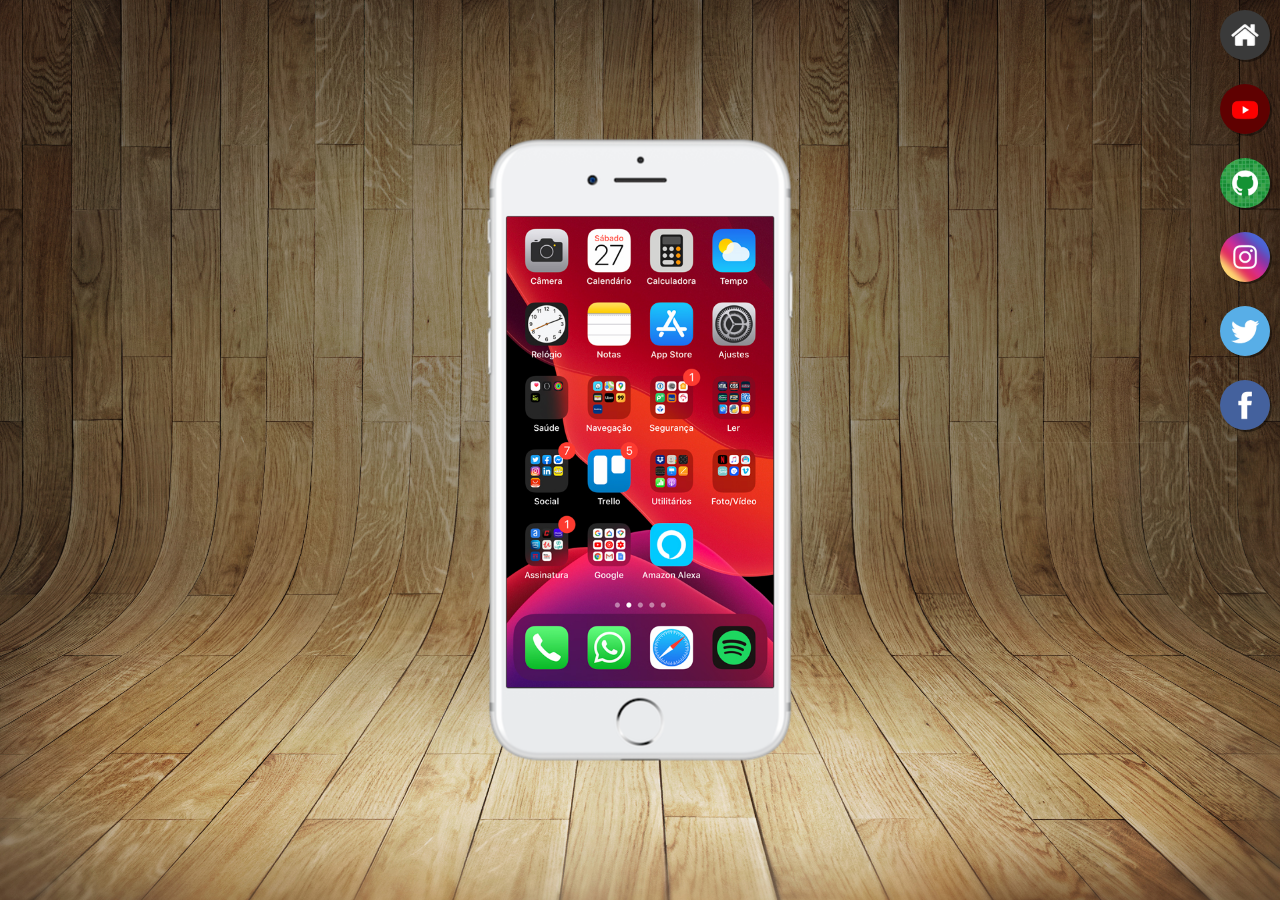
<file: index.html>
<!DOCTYPE html>
<html lang="pt-br">

<head>
    <meta charset="UTF-8">
    <meta name="viewport" content="width=device-width, initial-scale=1.0">
    <title>Projeto Redes Sociais</title>
    <link rel="shortcut icon" href="favicon.ico" type="image/x-icon">
    <link rel="stylesheet" href="estilos/style.css">
</head>

<body>
    <main>
        <section id="telefone">
            <iframe src="home.html" name="tela" id="tela" frameborder="0">
                seu navegador não é compativel
            </iframe>
        </section>

        <section id="redes-sociais">
            <a href="home.html" target="tela"><img src="imagens/logo-home.jpg" alt="home"></a><br>
            <a href="youtube.html" target="tela"><img src="imagens/logo-youtube.jpg" alt="YouTube"></a><br>
            <a href="github.html" target="tela"><img src="imagens/logo-github.jpg" alt="Github"></a><br>
            <a href="instagram.html" target="tela"><img src="imagens/logo-instagram.jpg" alt="Instagram"></a><br>
            <a href="twitter.html" target="tela"><img src="imagens/logo-twitter.jpg" alt="Twitter"></a><br>
            <a href="facebook.html" target="tela"><img src="imagens/logo-facebook.jpg" alt="Facebook"></a>
        </section>
    </main>

</body>

</html>
</file>
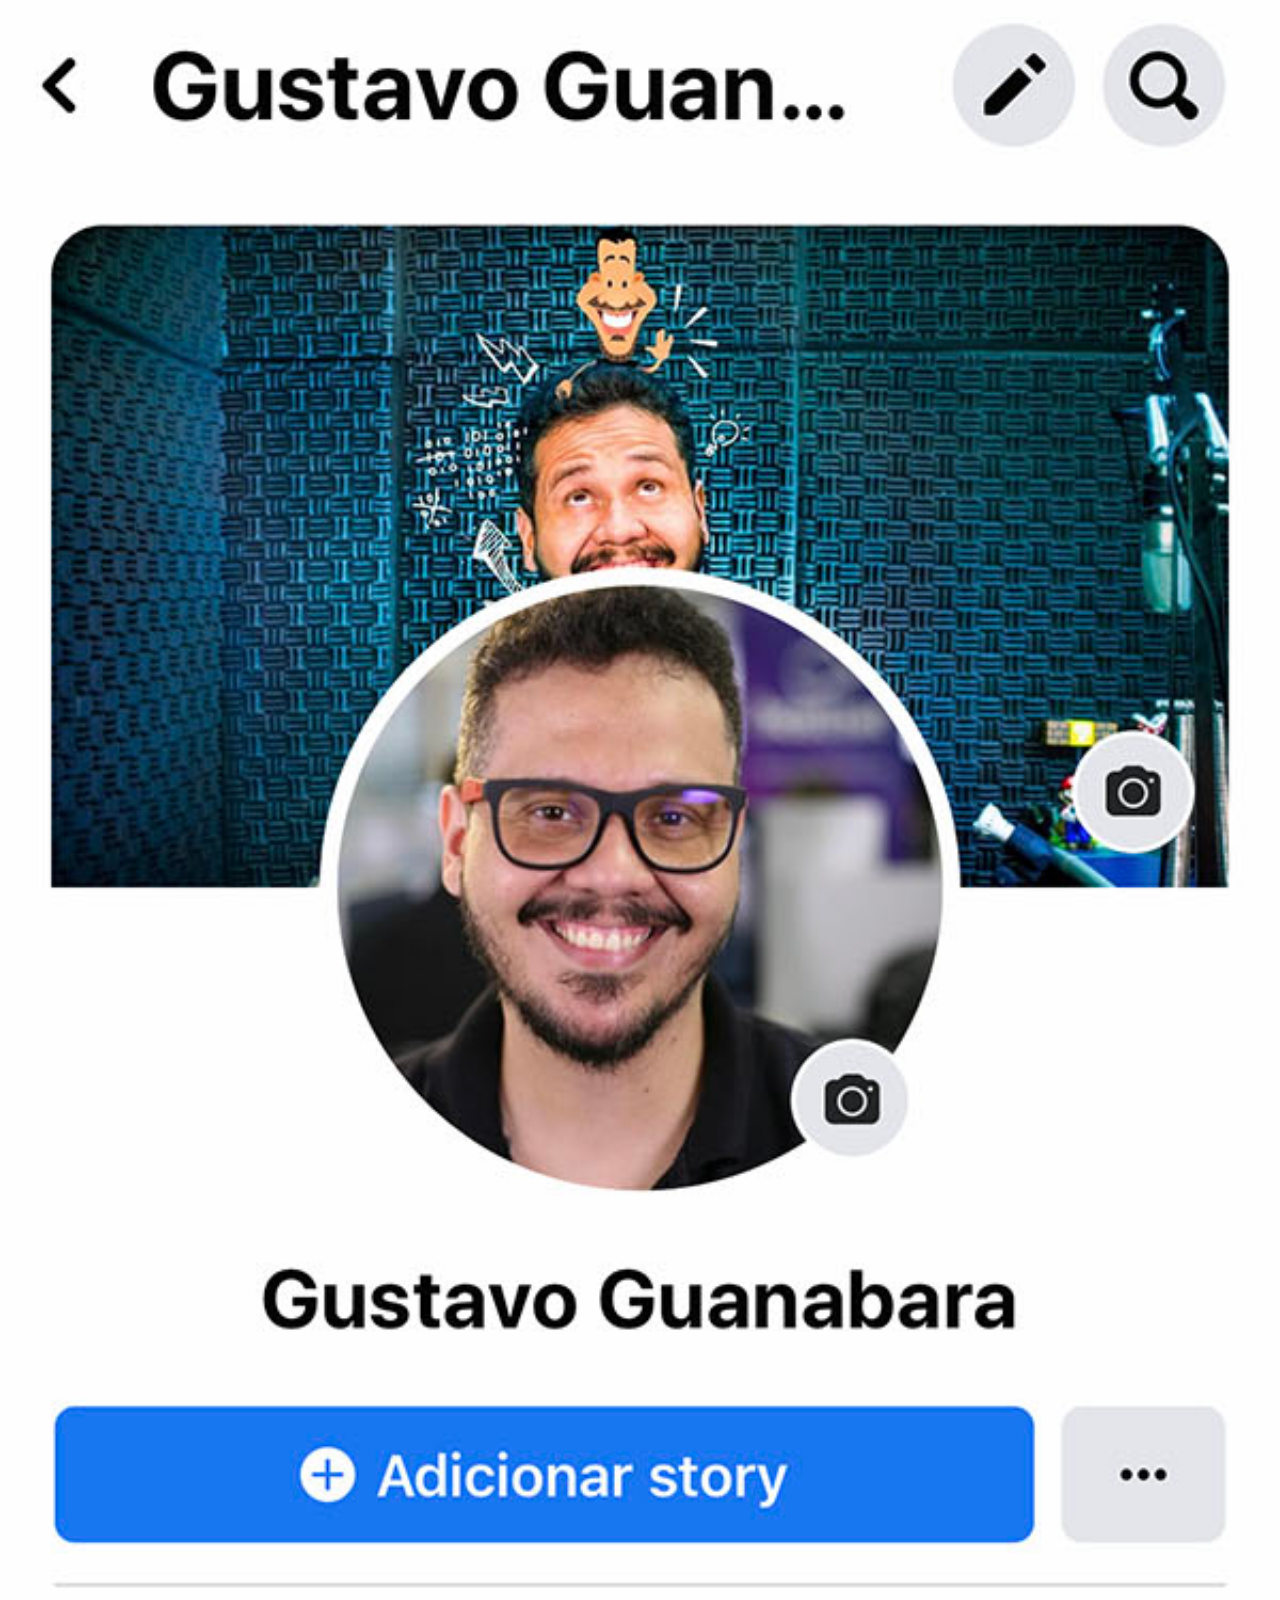
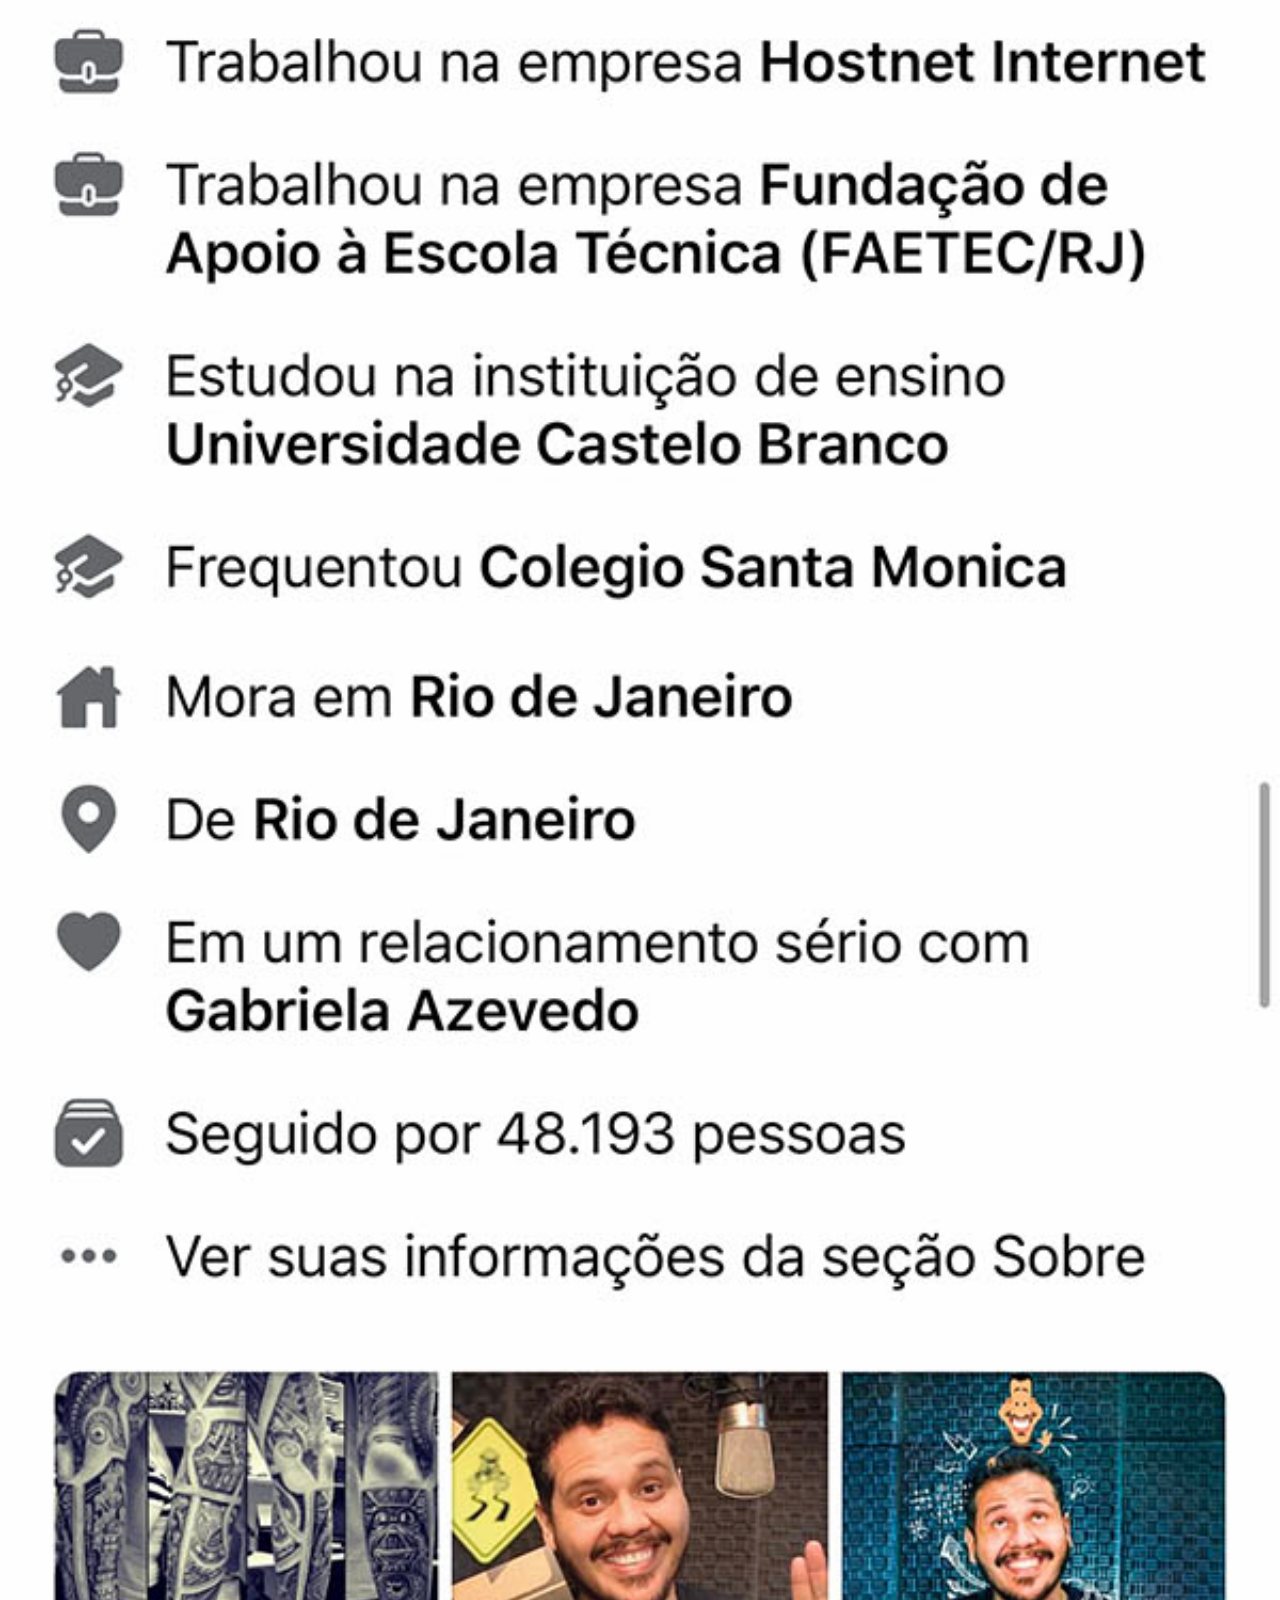
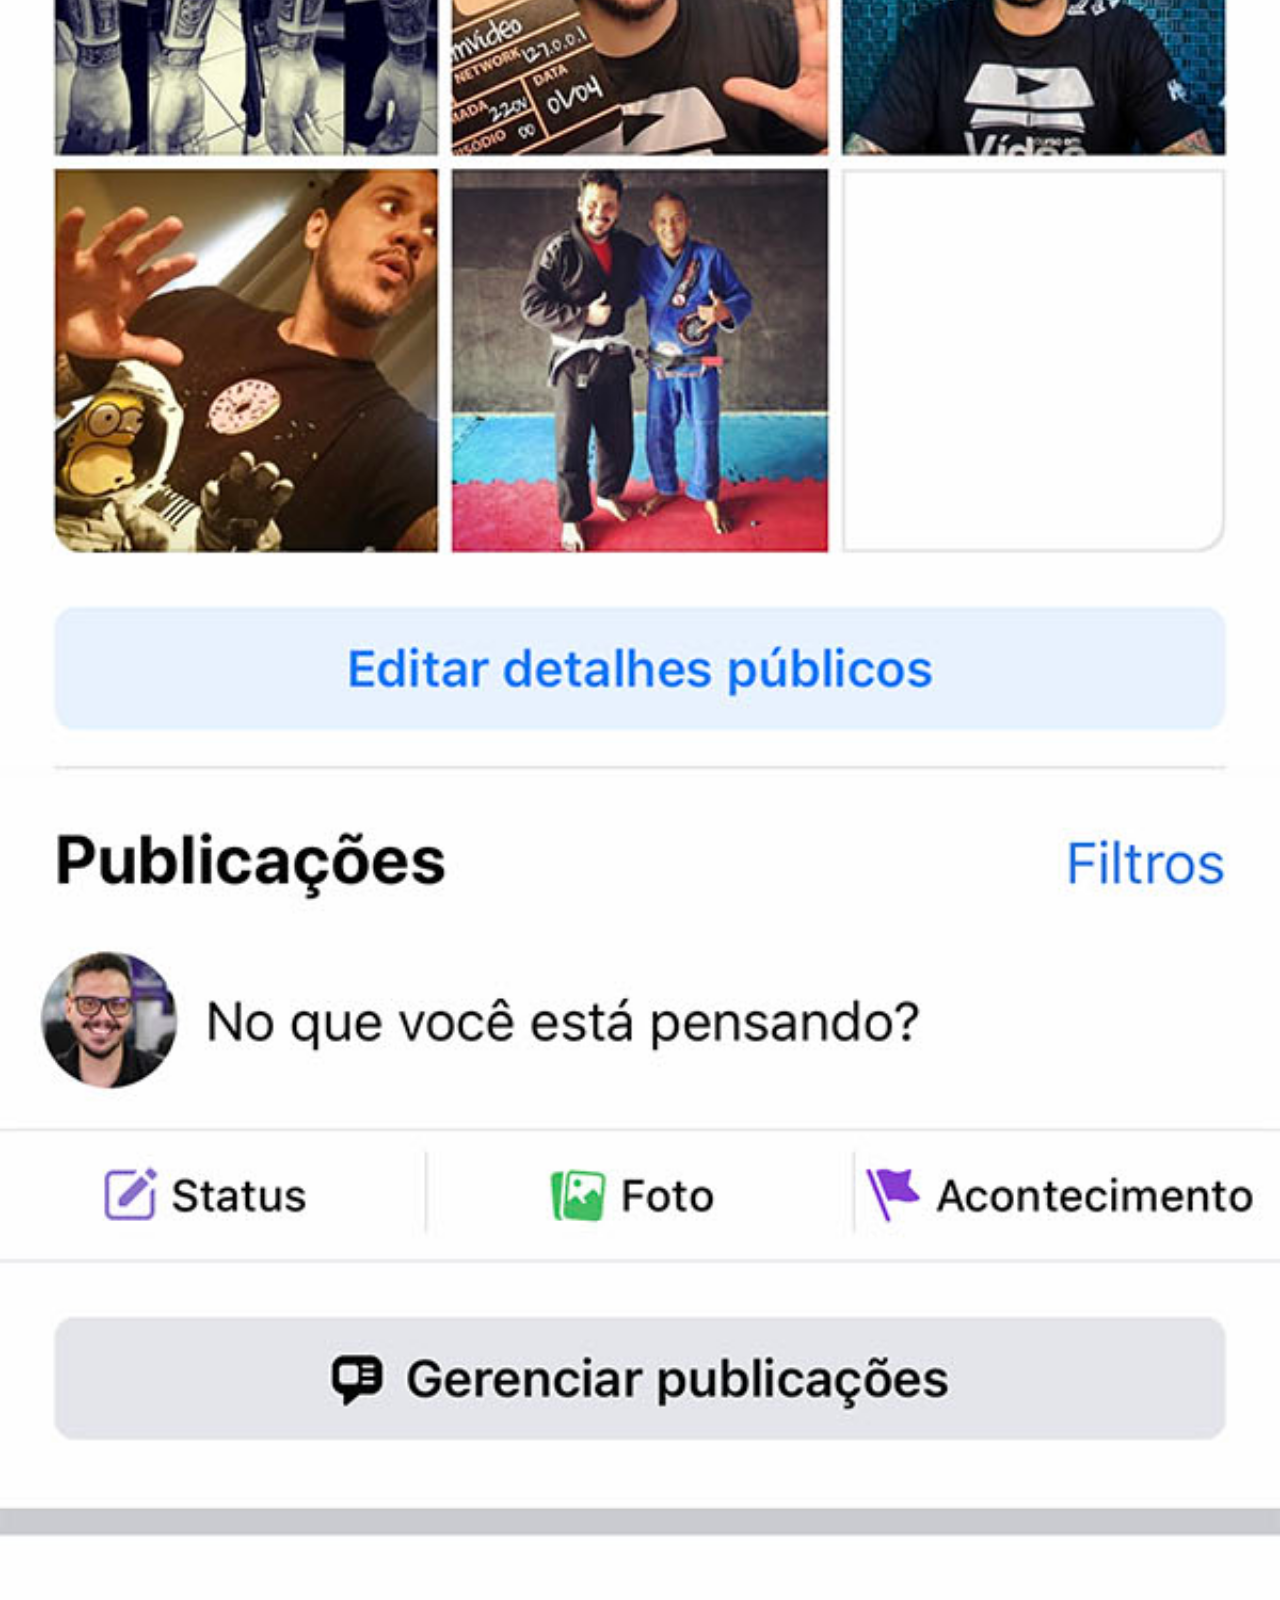
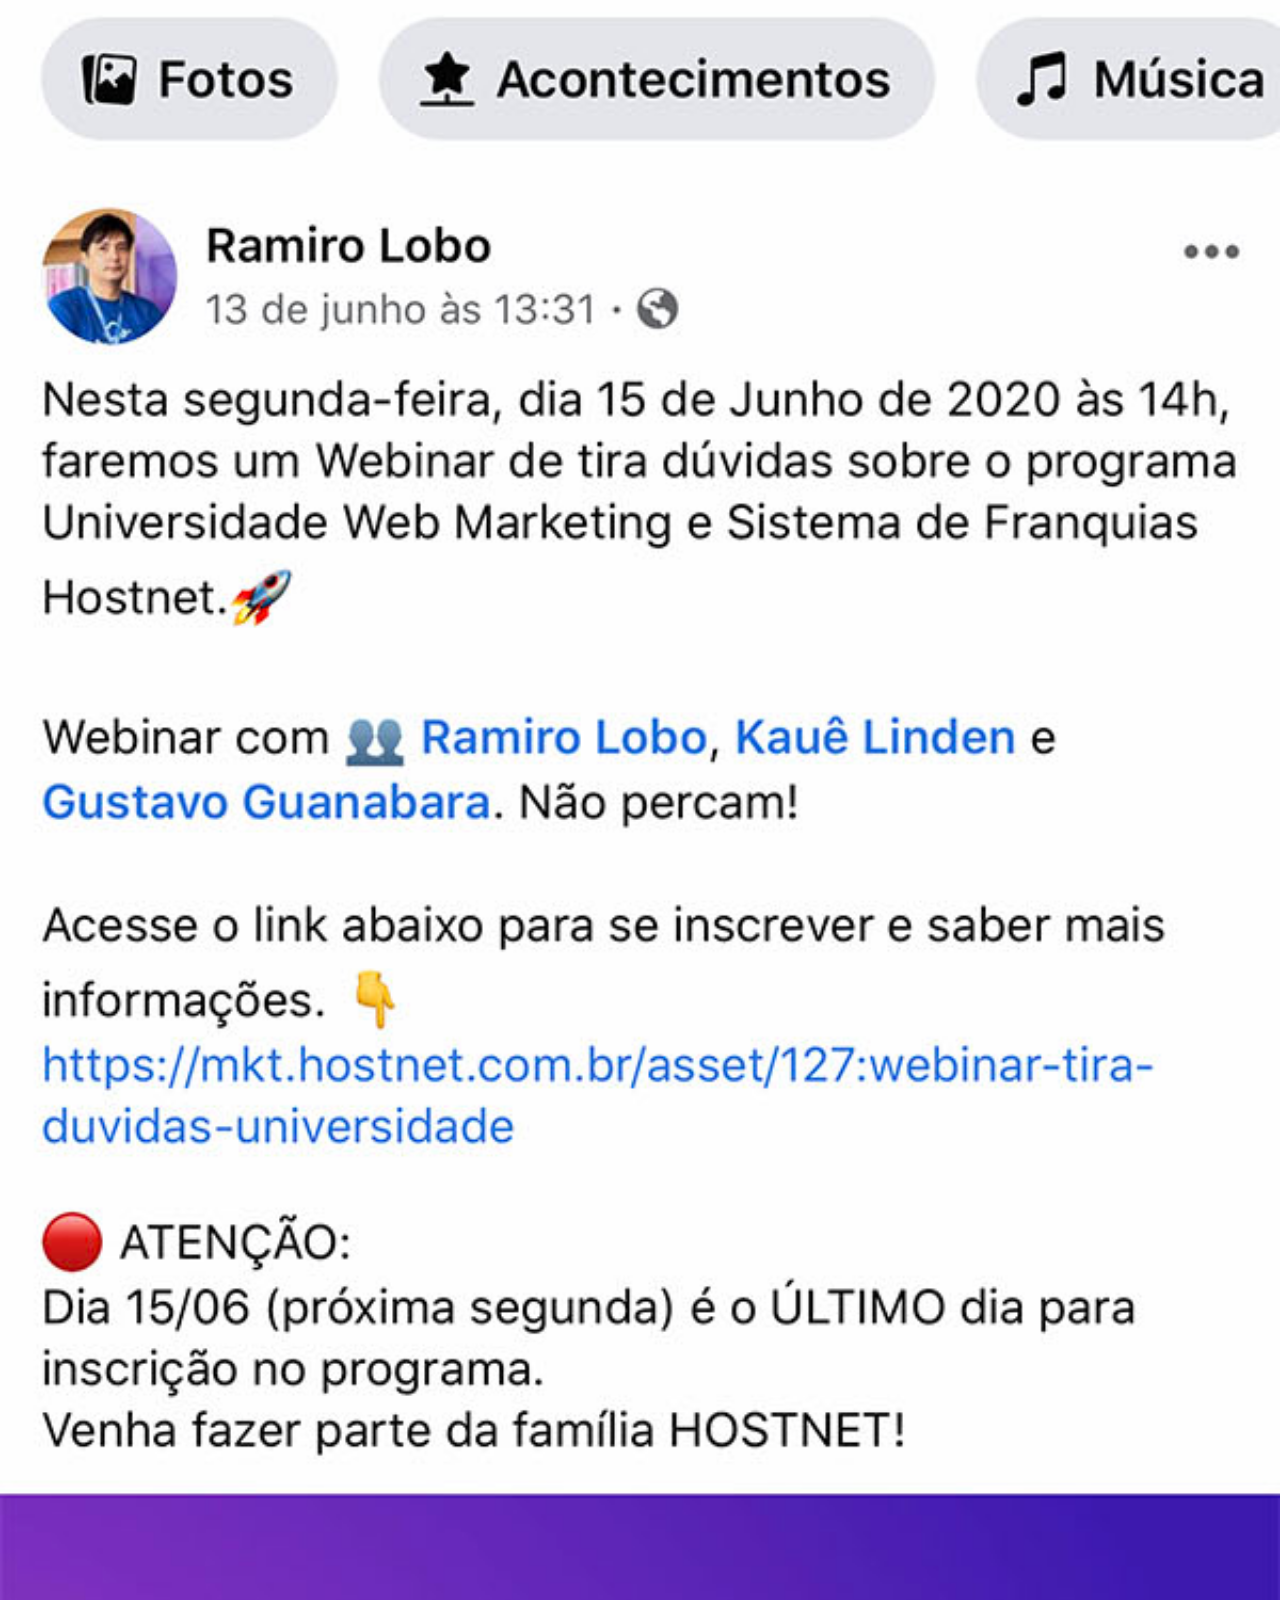
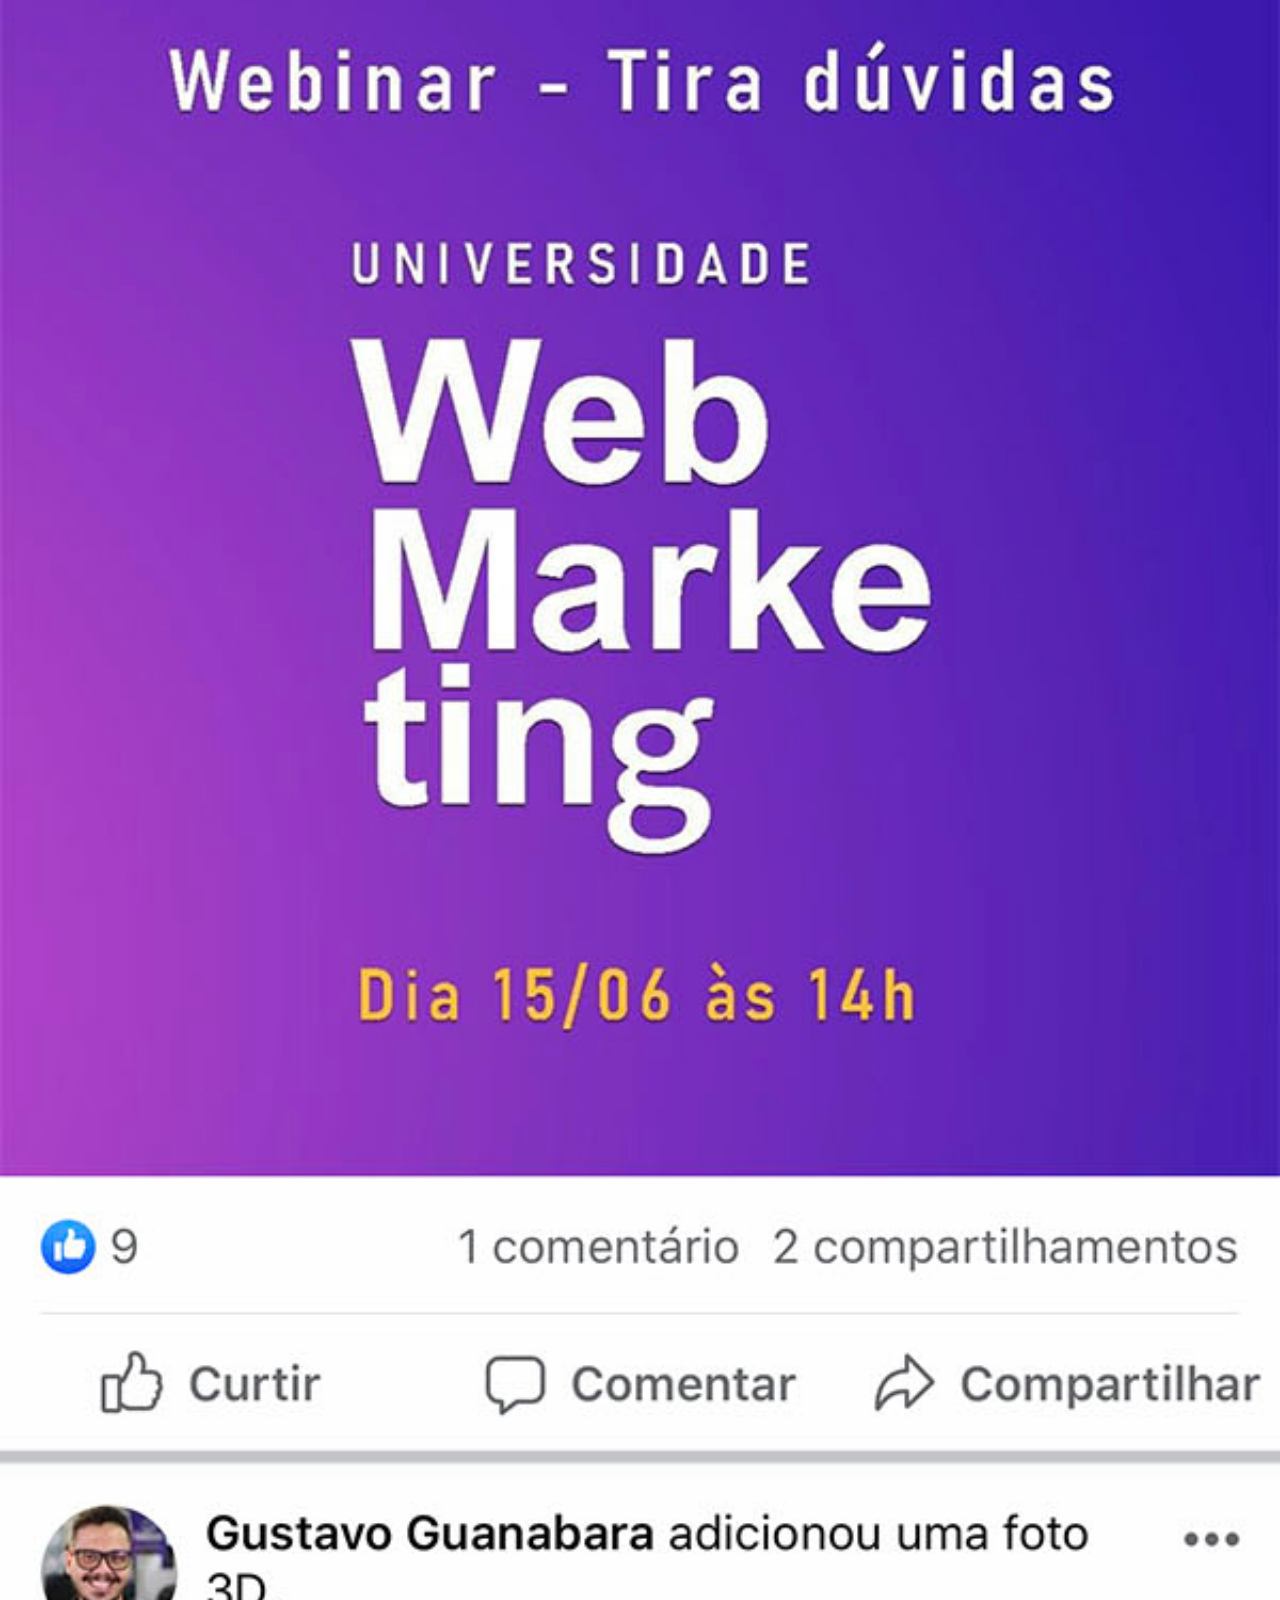
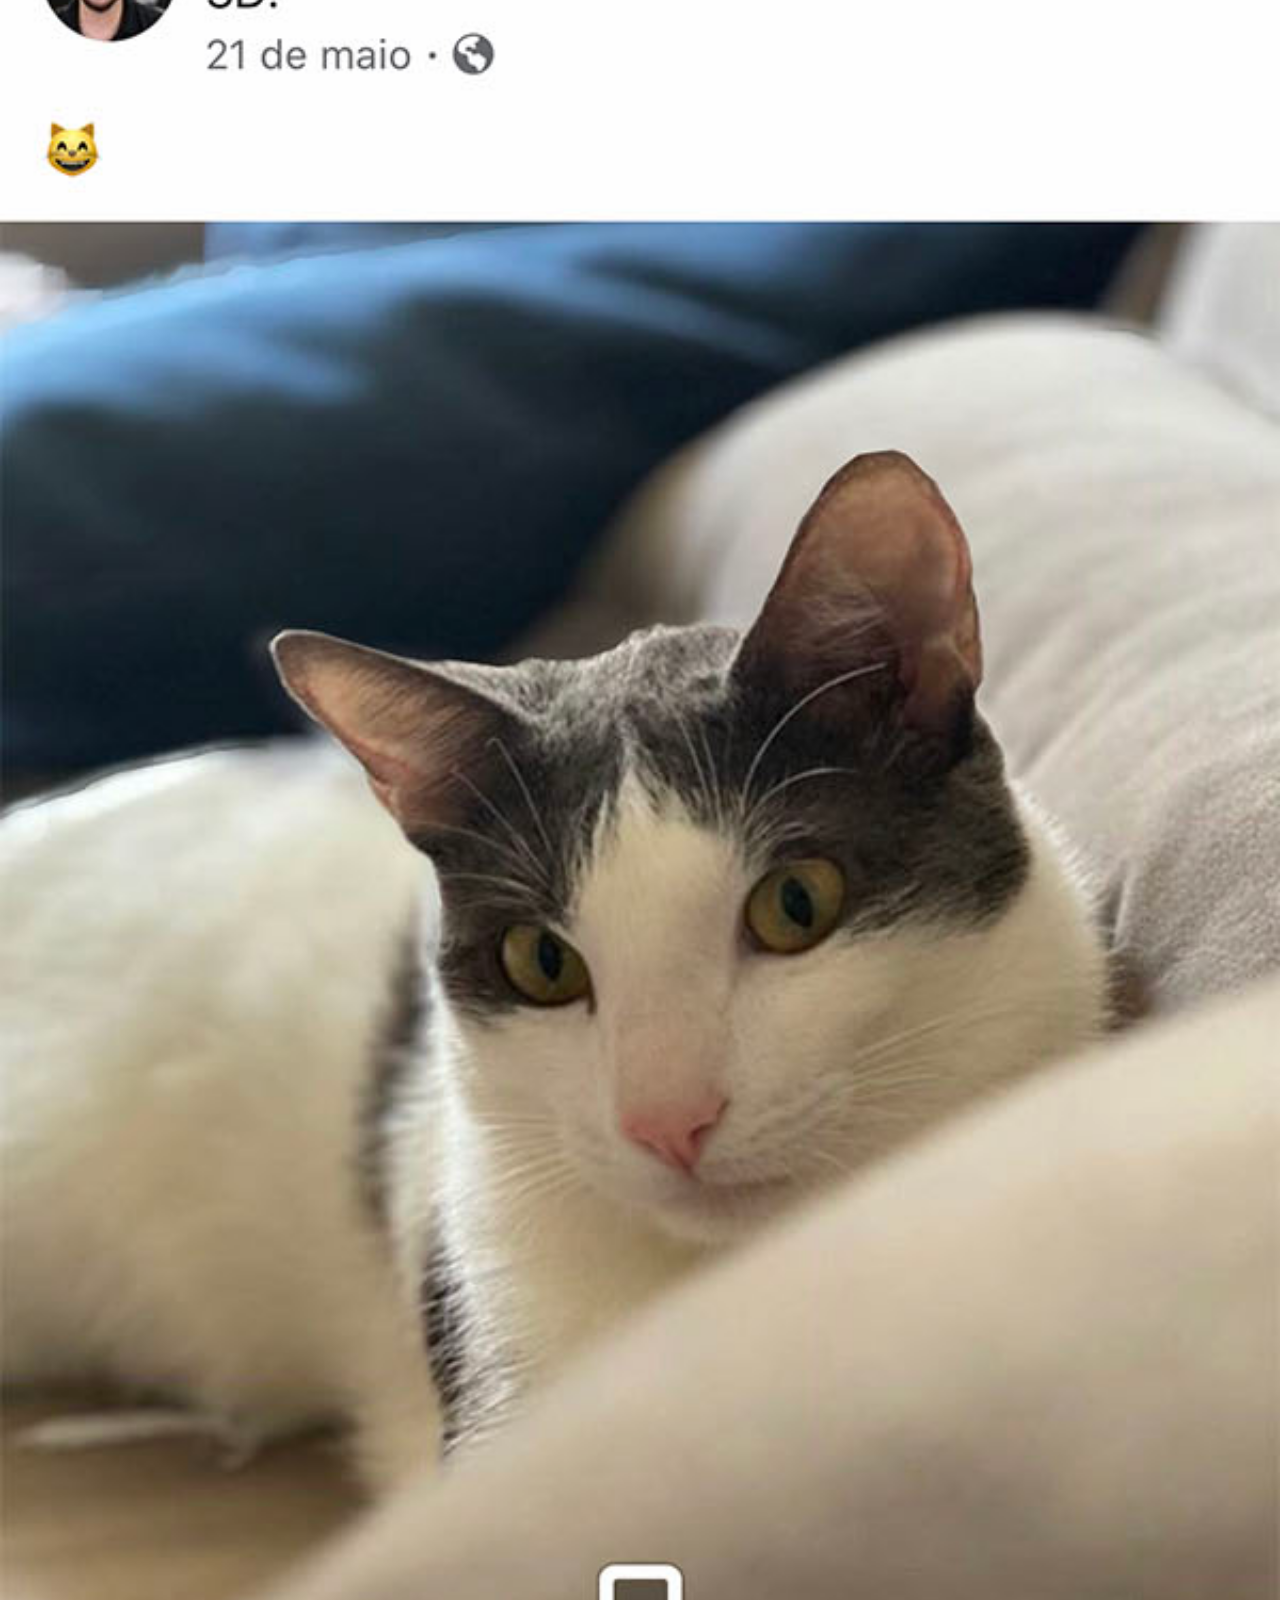
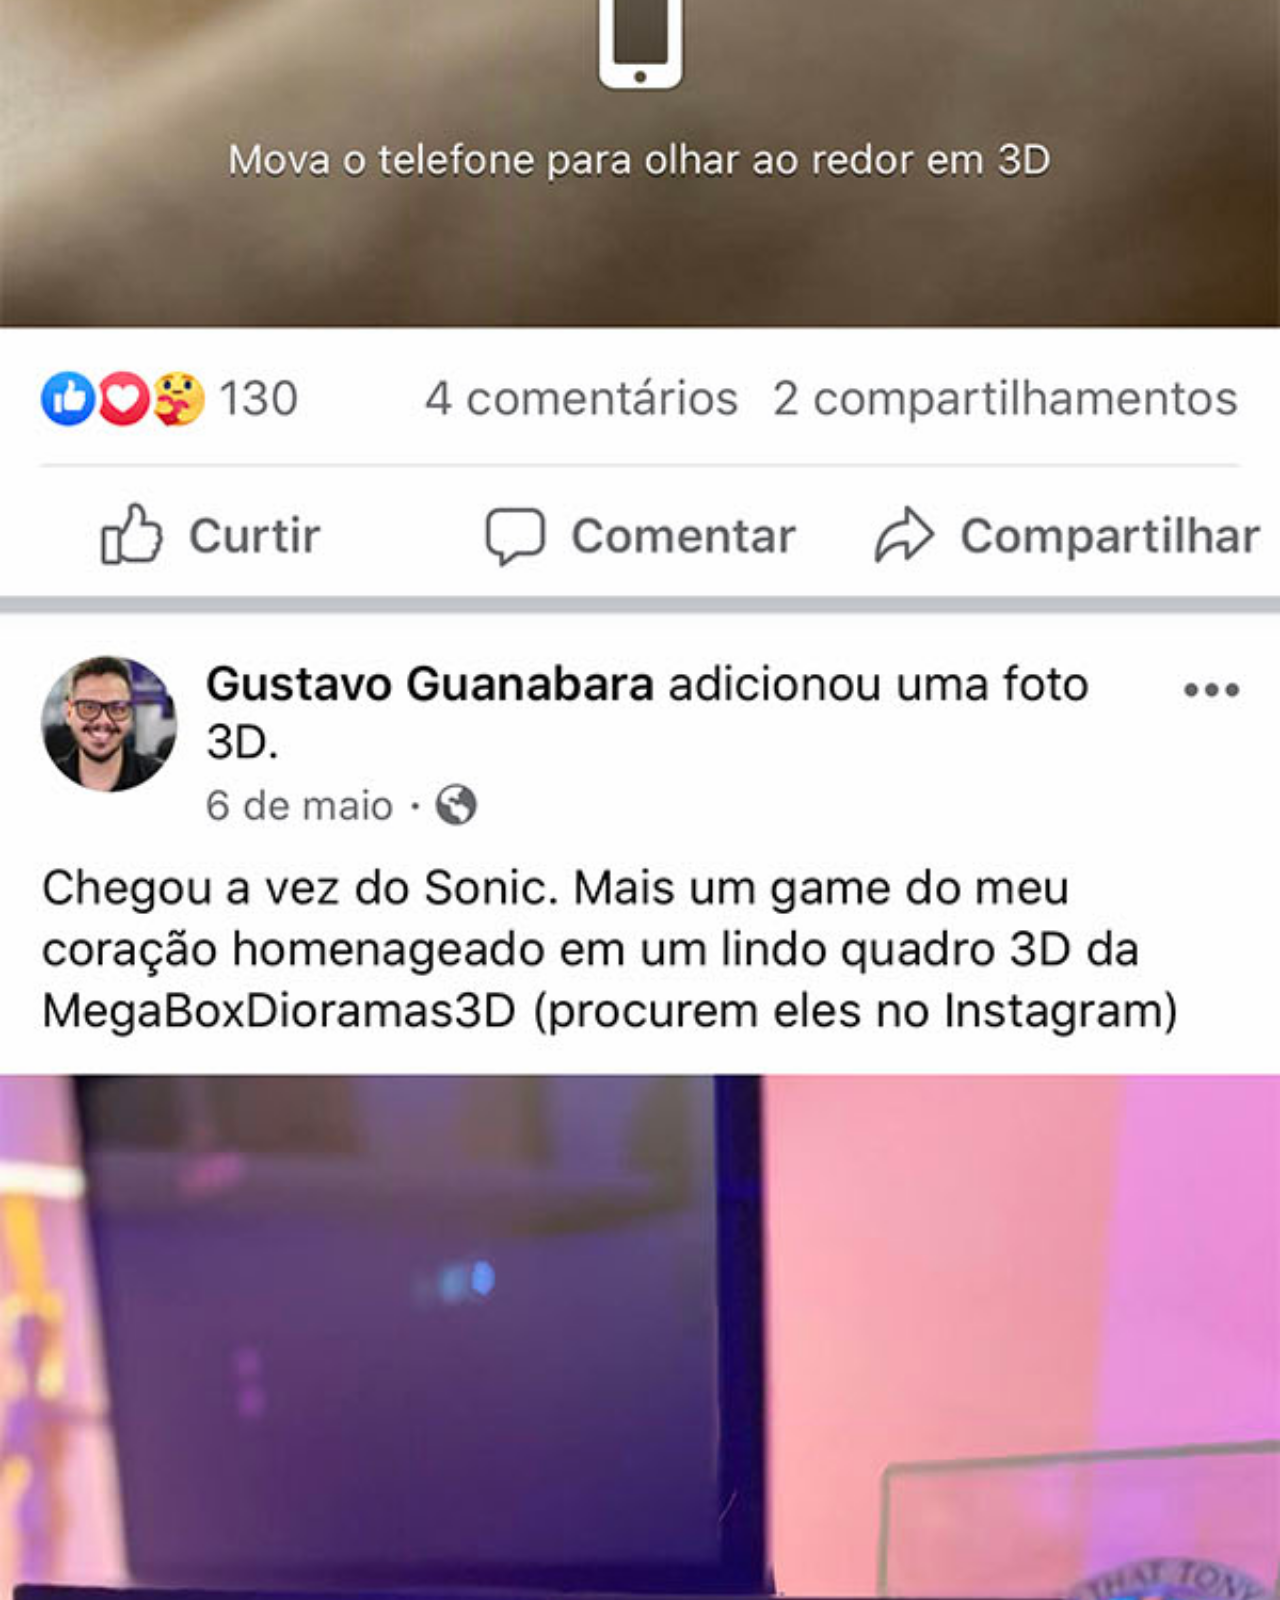
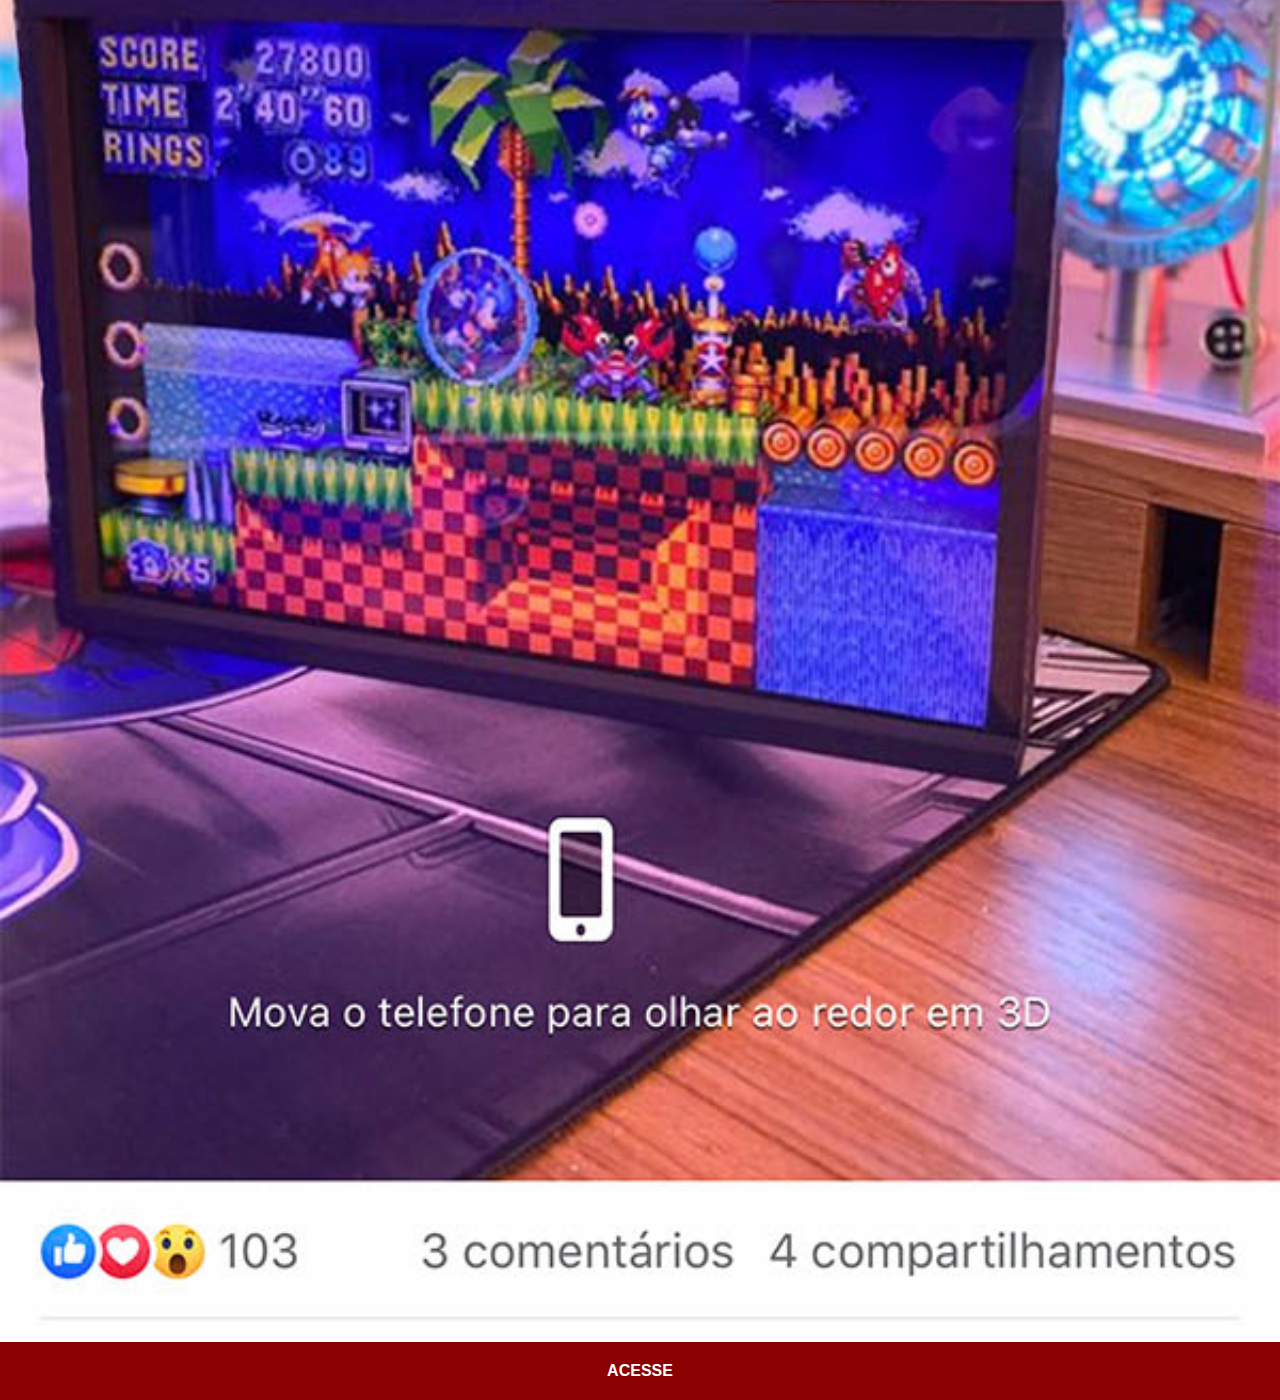
<file: facebook.html>
<!DOCTYPE html>
<html lang="pt-br">
<head>
    <meta charset="UTF-8">
    <meta name="viewport" content="width=device-width, initial-scale=1.0">
    <title>Facebook</title>
    <link rel="stylesheet" href="estilos/social.css">
</head>
<body>
    <img src="imagens/tela-facebook.jpg" alt="YouTube">
    <a href="https://www.facebook.com/gustavoguanabara/?locale=pt_BR" target="_blank">ACESSE</a>
</body>
</html>
</file>
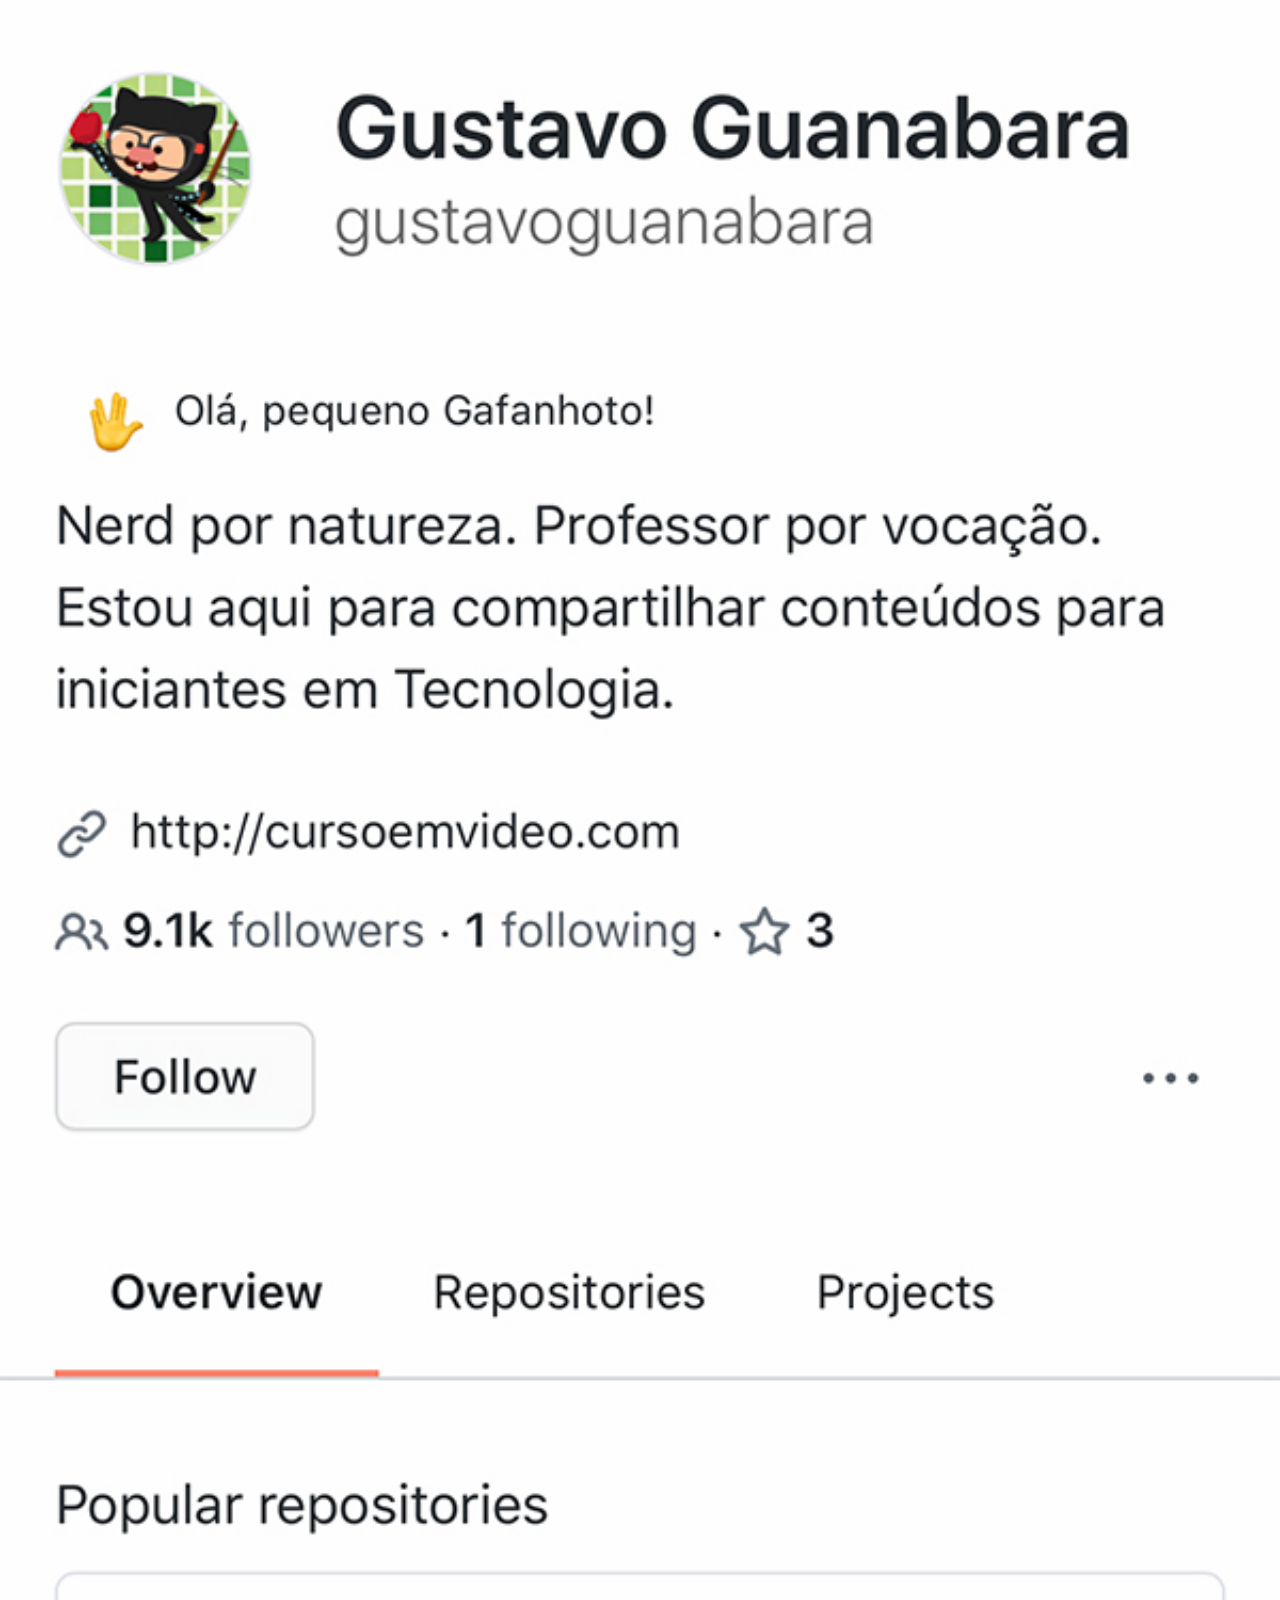
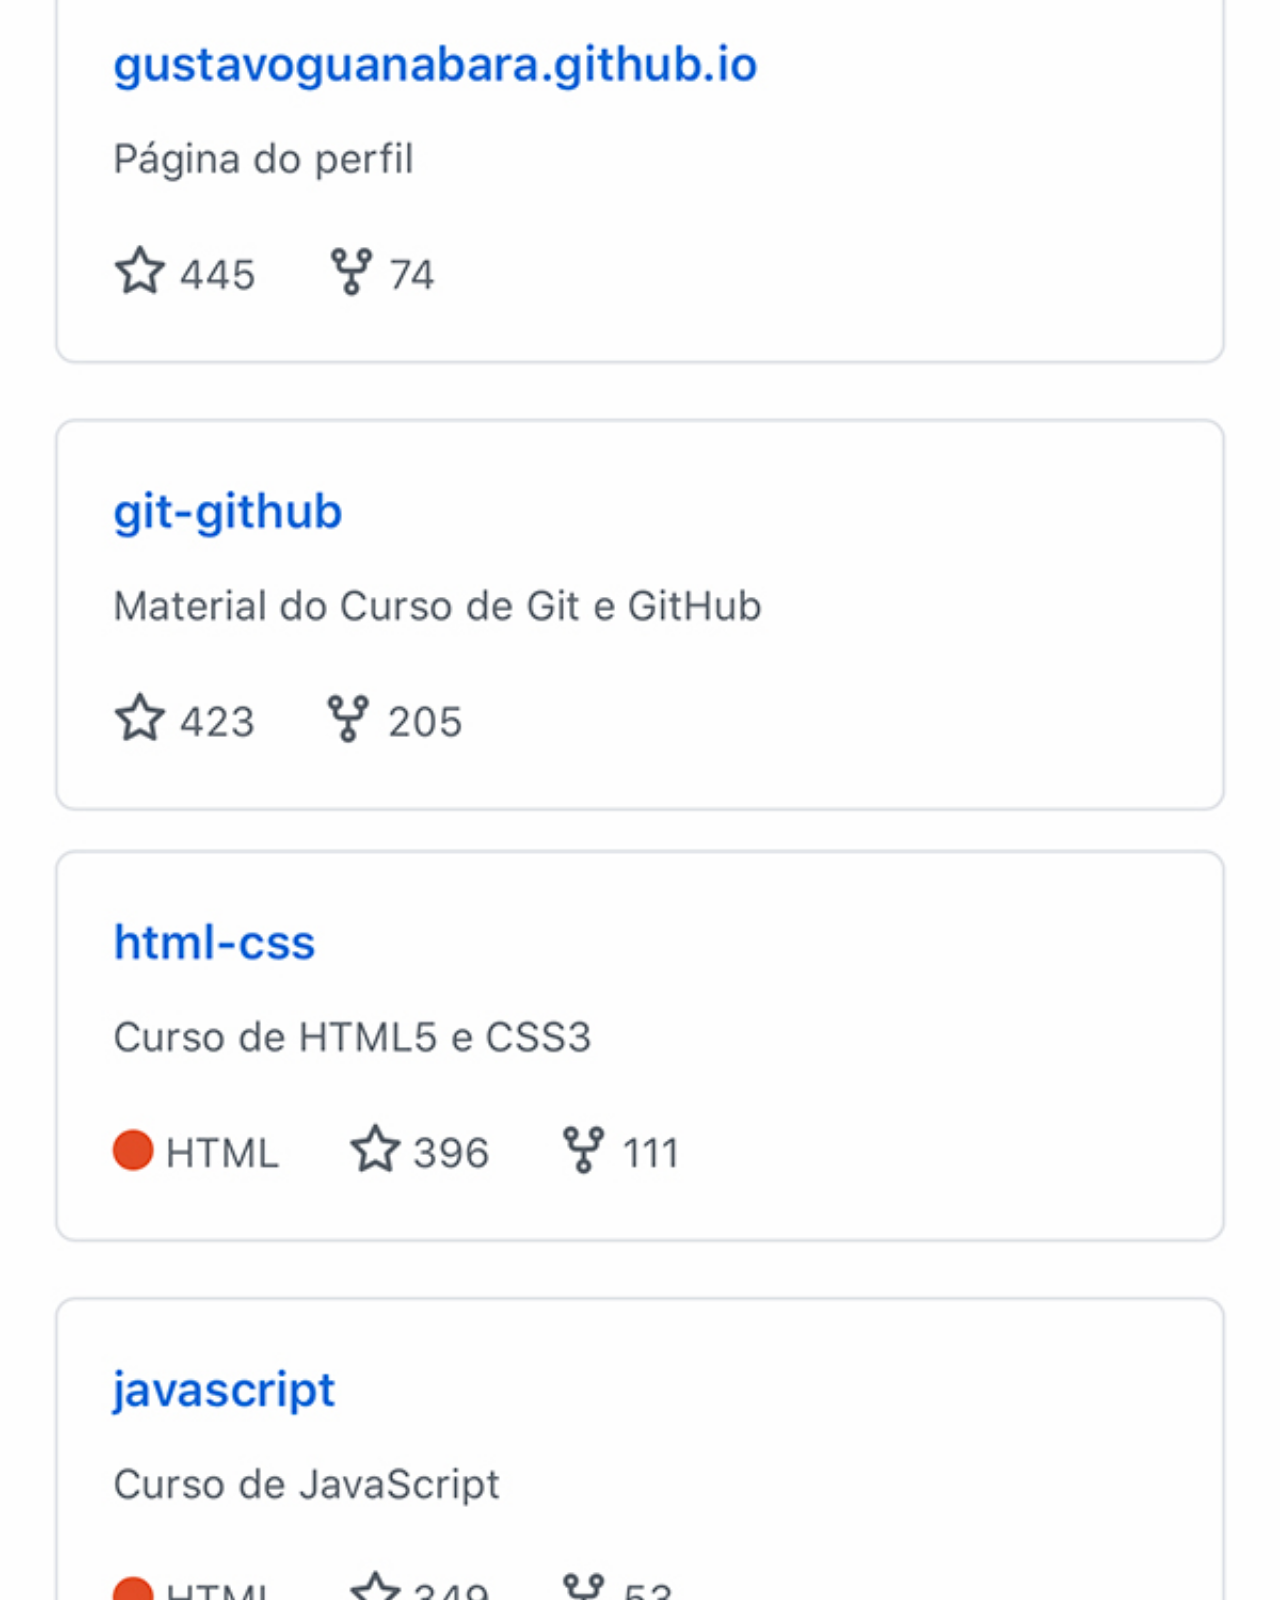
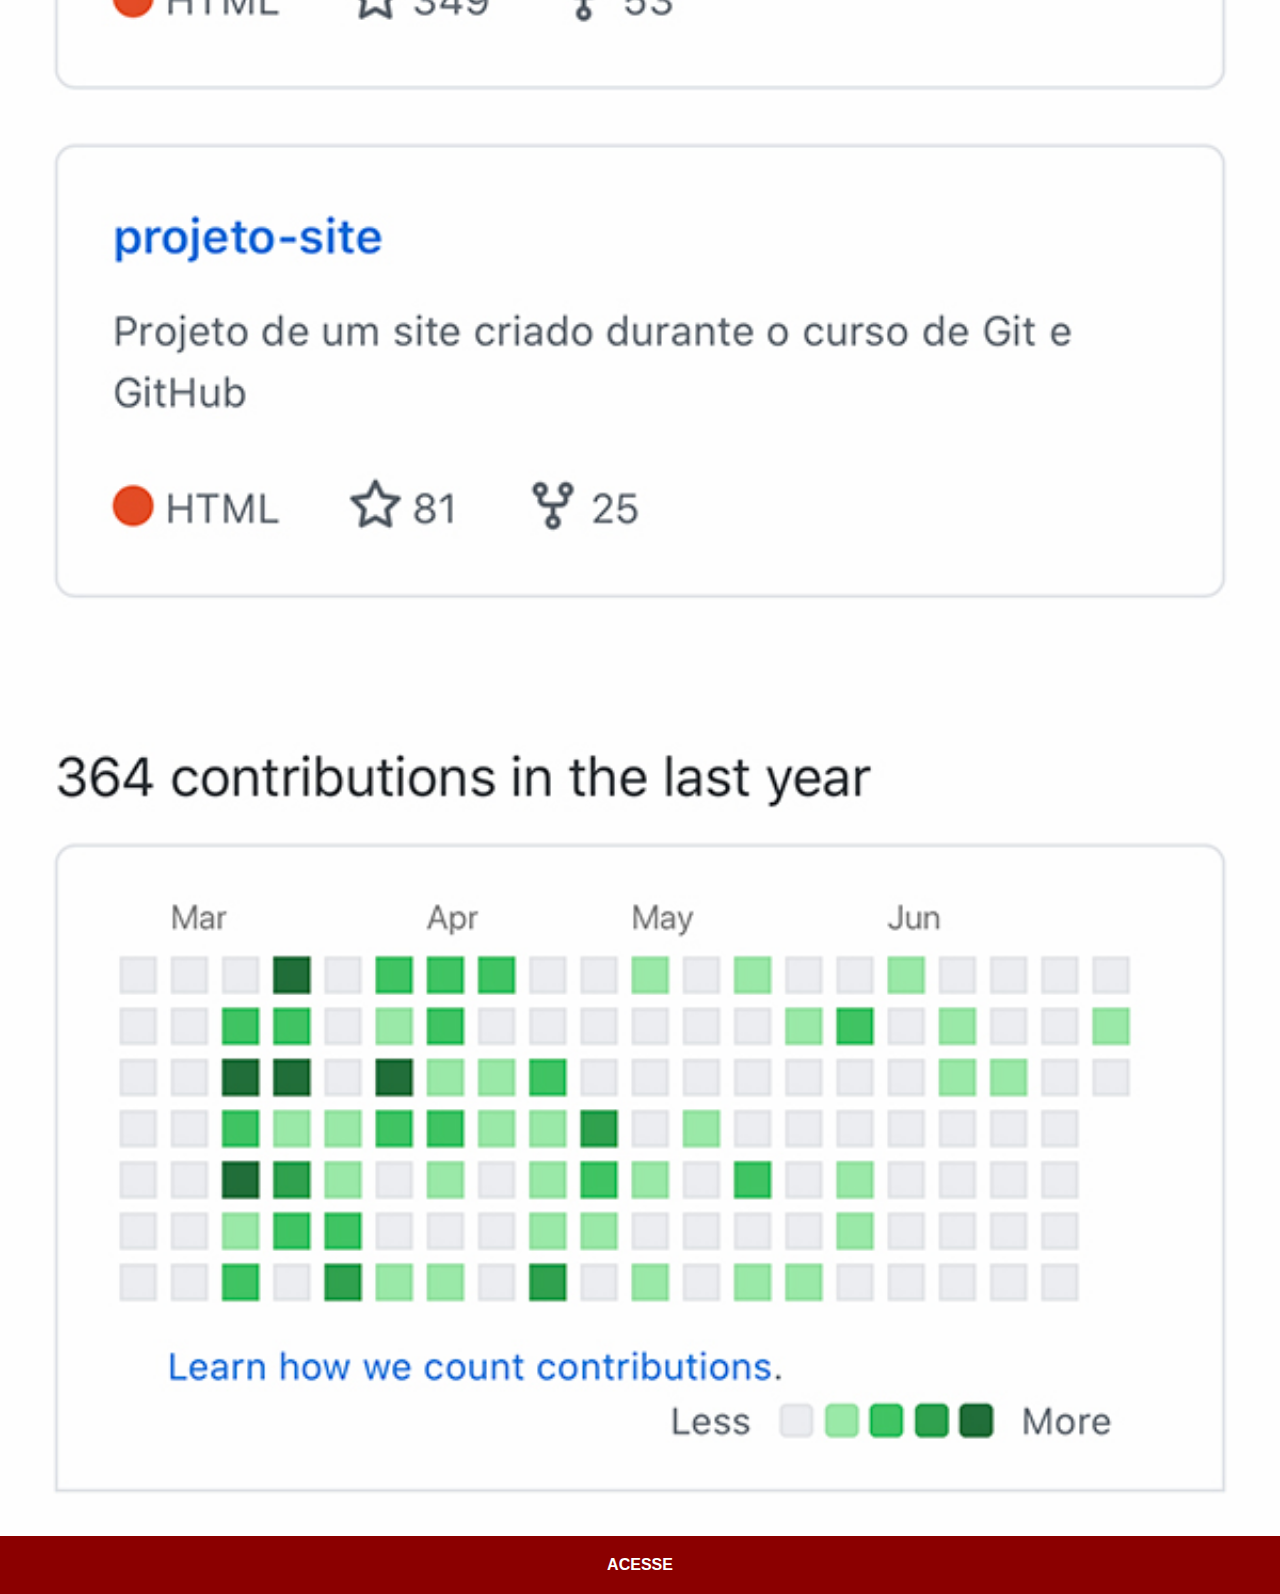
<file: github.html>
<!DOCTYPE html>
<html lang="en">
<head>
    <meta charset="UTF-8">
    <meta name="viewport" content="width=device-width, initial-scale=1.0">
    <title>Github</title>
    <link rel="stylesheet" href="estilos/social.css">
</head>
<body>
    <img src="imagens/tela-github.jpg" alt="Github" >
    <a href="https://github.com/gustavoguanabara/" target="_blank"> ACESSE</a>
</body>
</html>
</file>
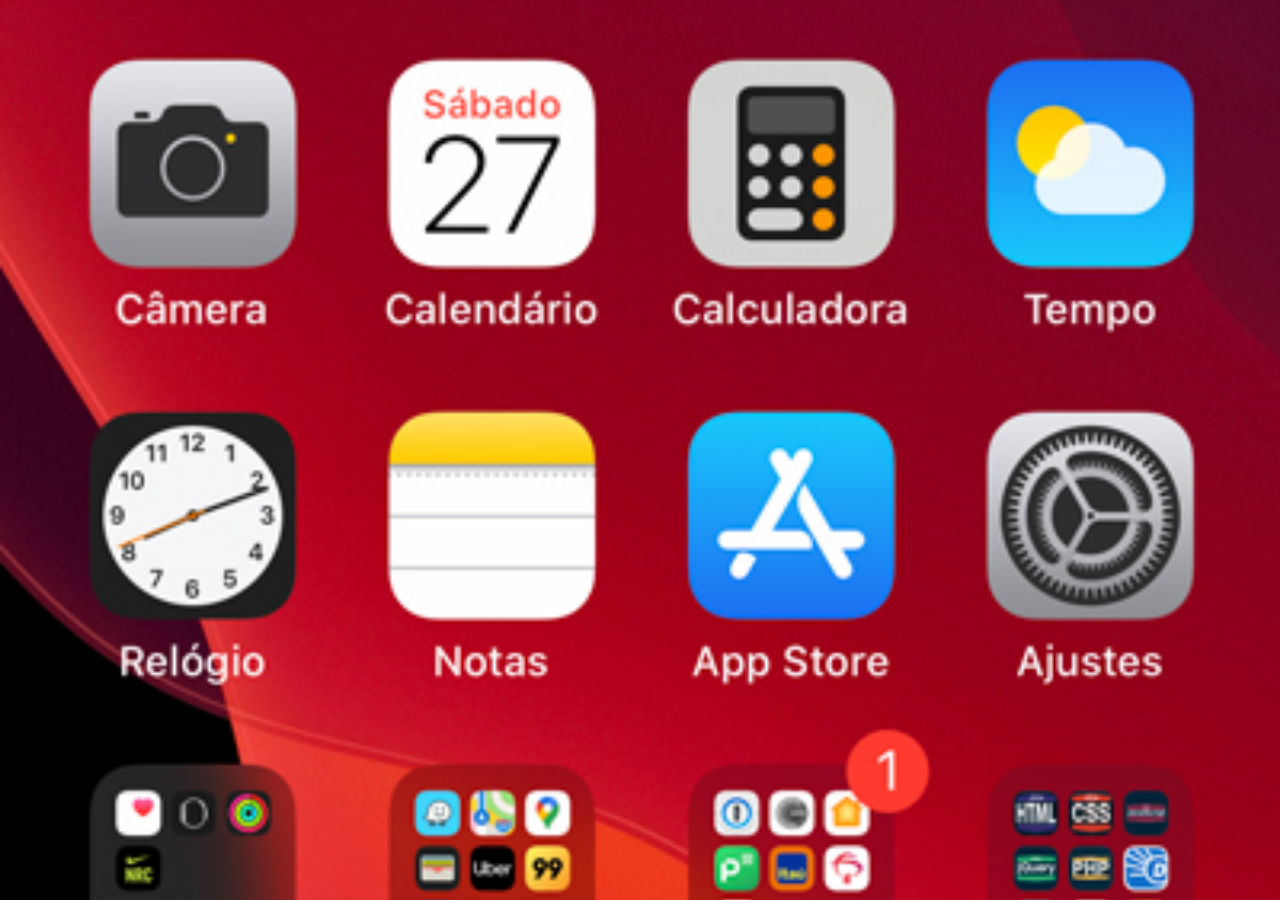
<file: home.html>
<!DOCTYPE html>
<html lang="pt-br">
<head>
    <meta charset="UTF-8">
    <meta name="viewport" content="width=device-width, initial-scale=1.0">
    <title>Home</title>
    <style>
        *{
            margin: 0px;
            padding: 0px;
        }
            body{
                width: 100vw;
                height: 100vh;
                background: black url(imagens/tela-home.jpg) no-repeat top center;
                background-size: cover;
            }
    </style>
</head>
<body>
    
</body>
</html>
</file>
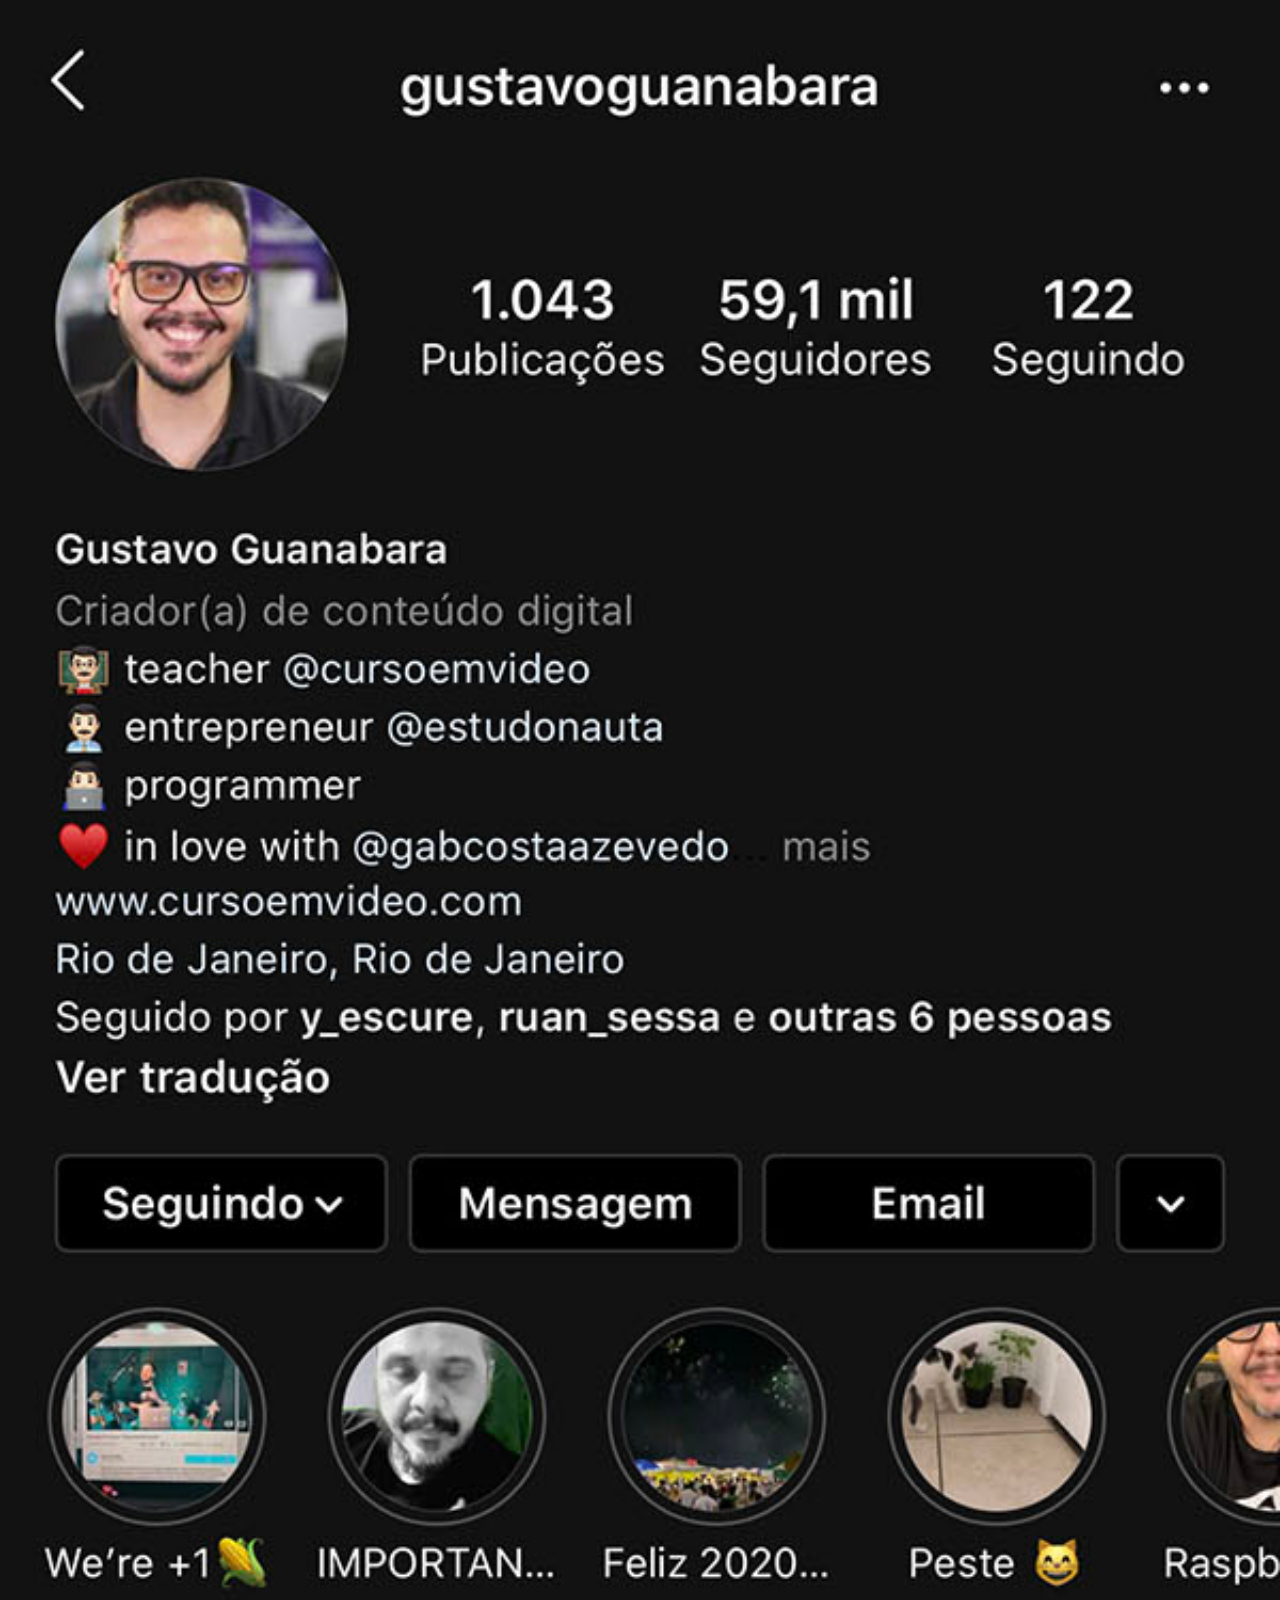
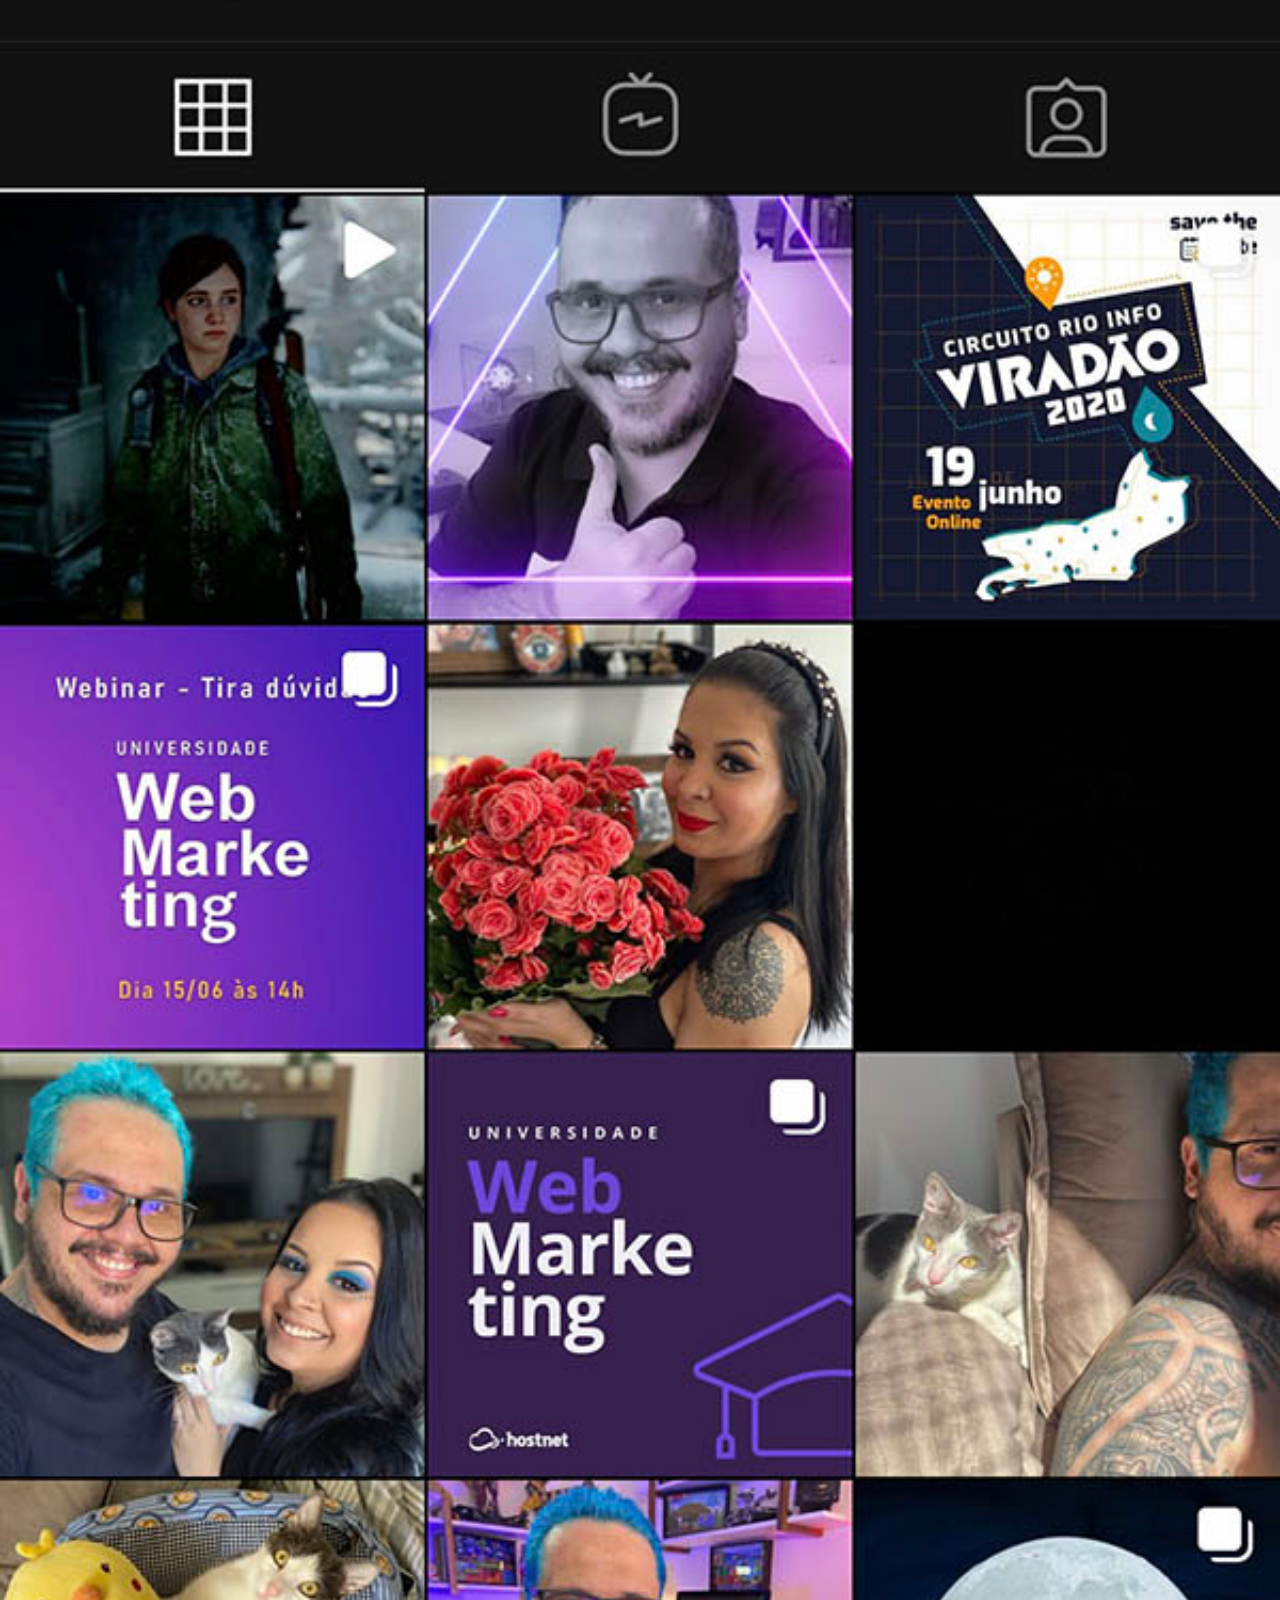
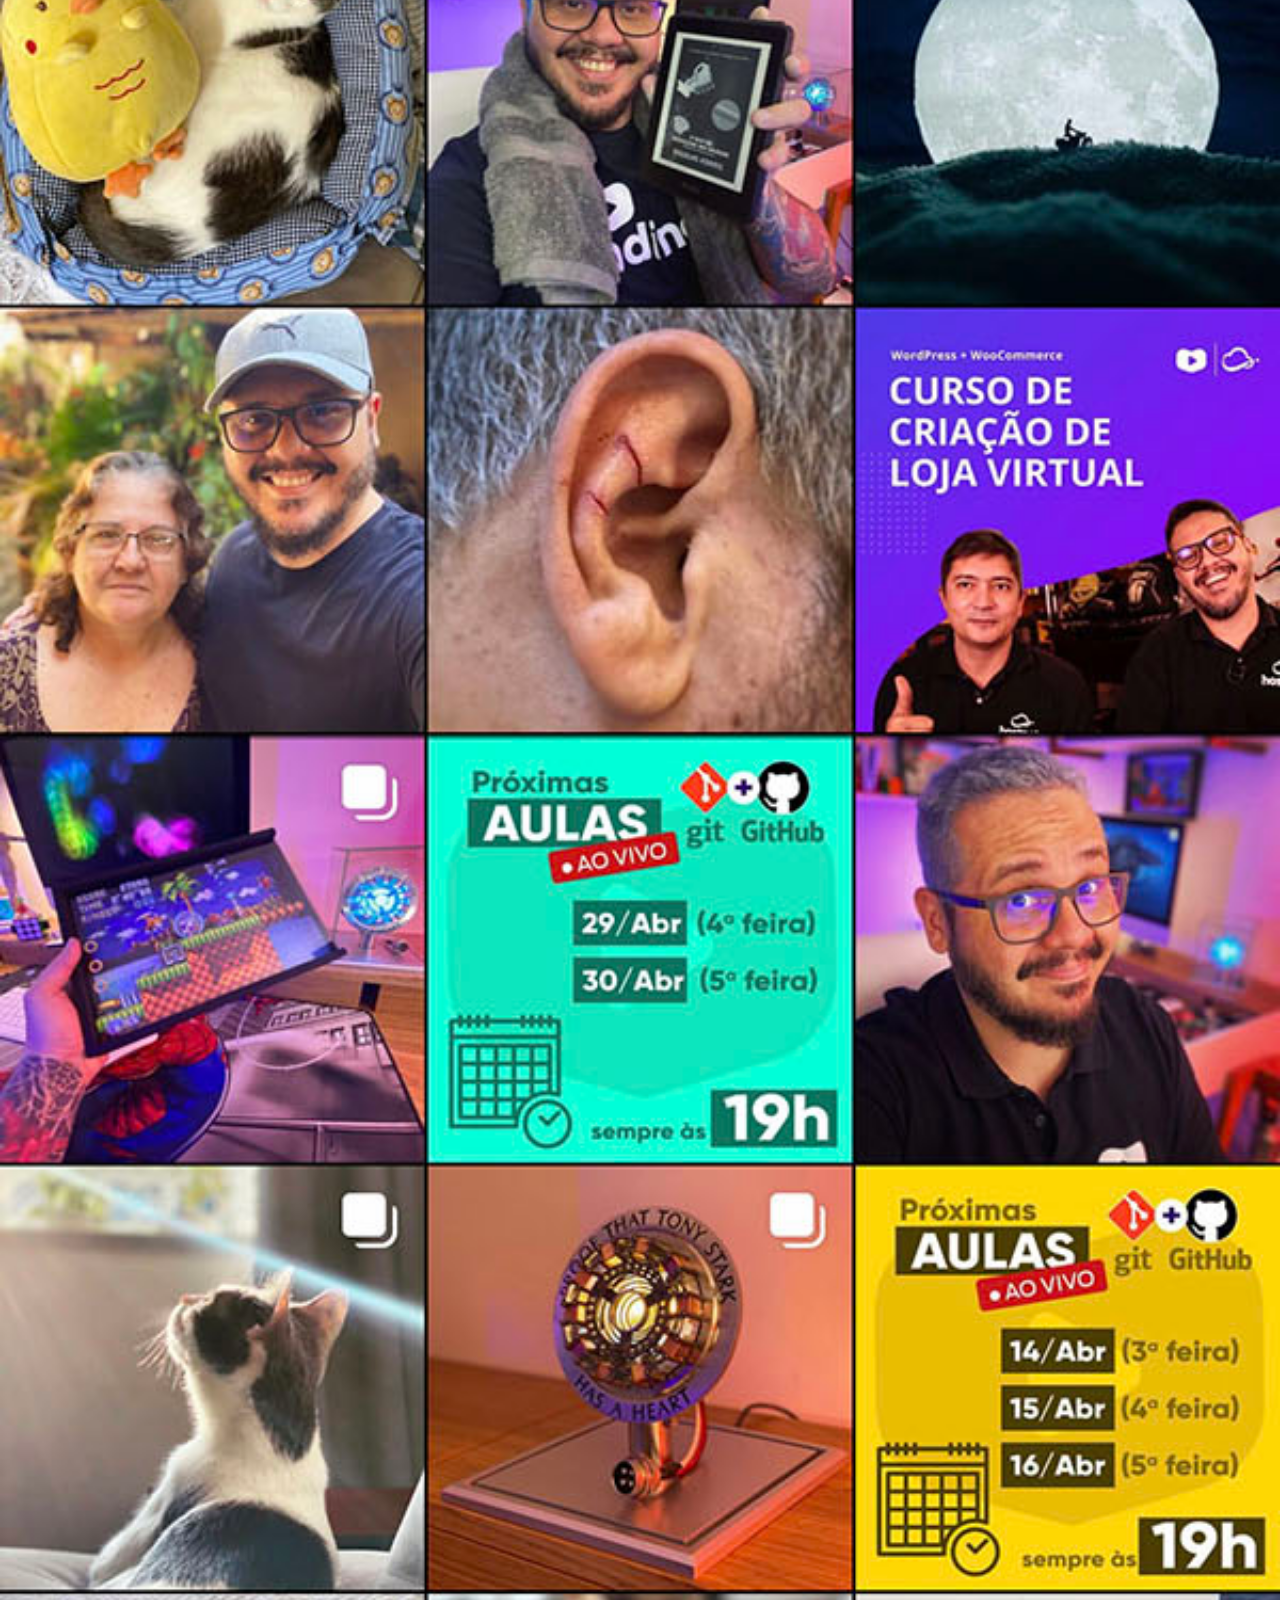
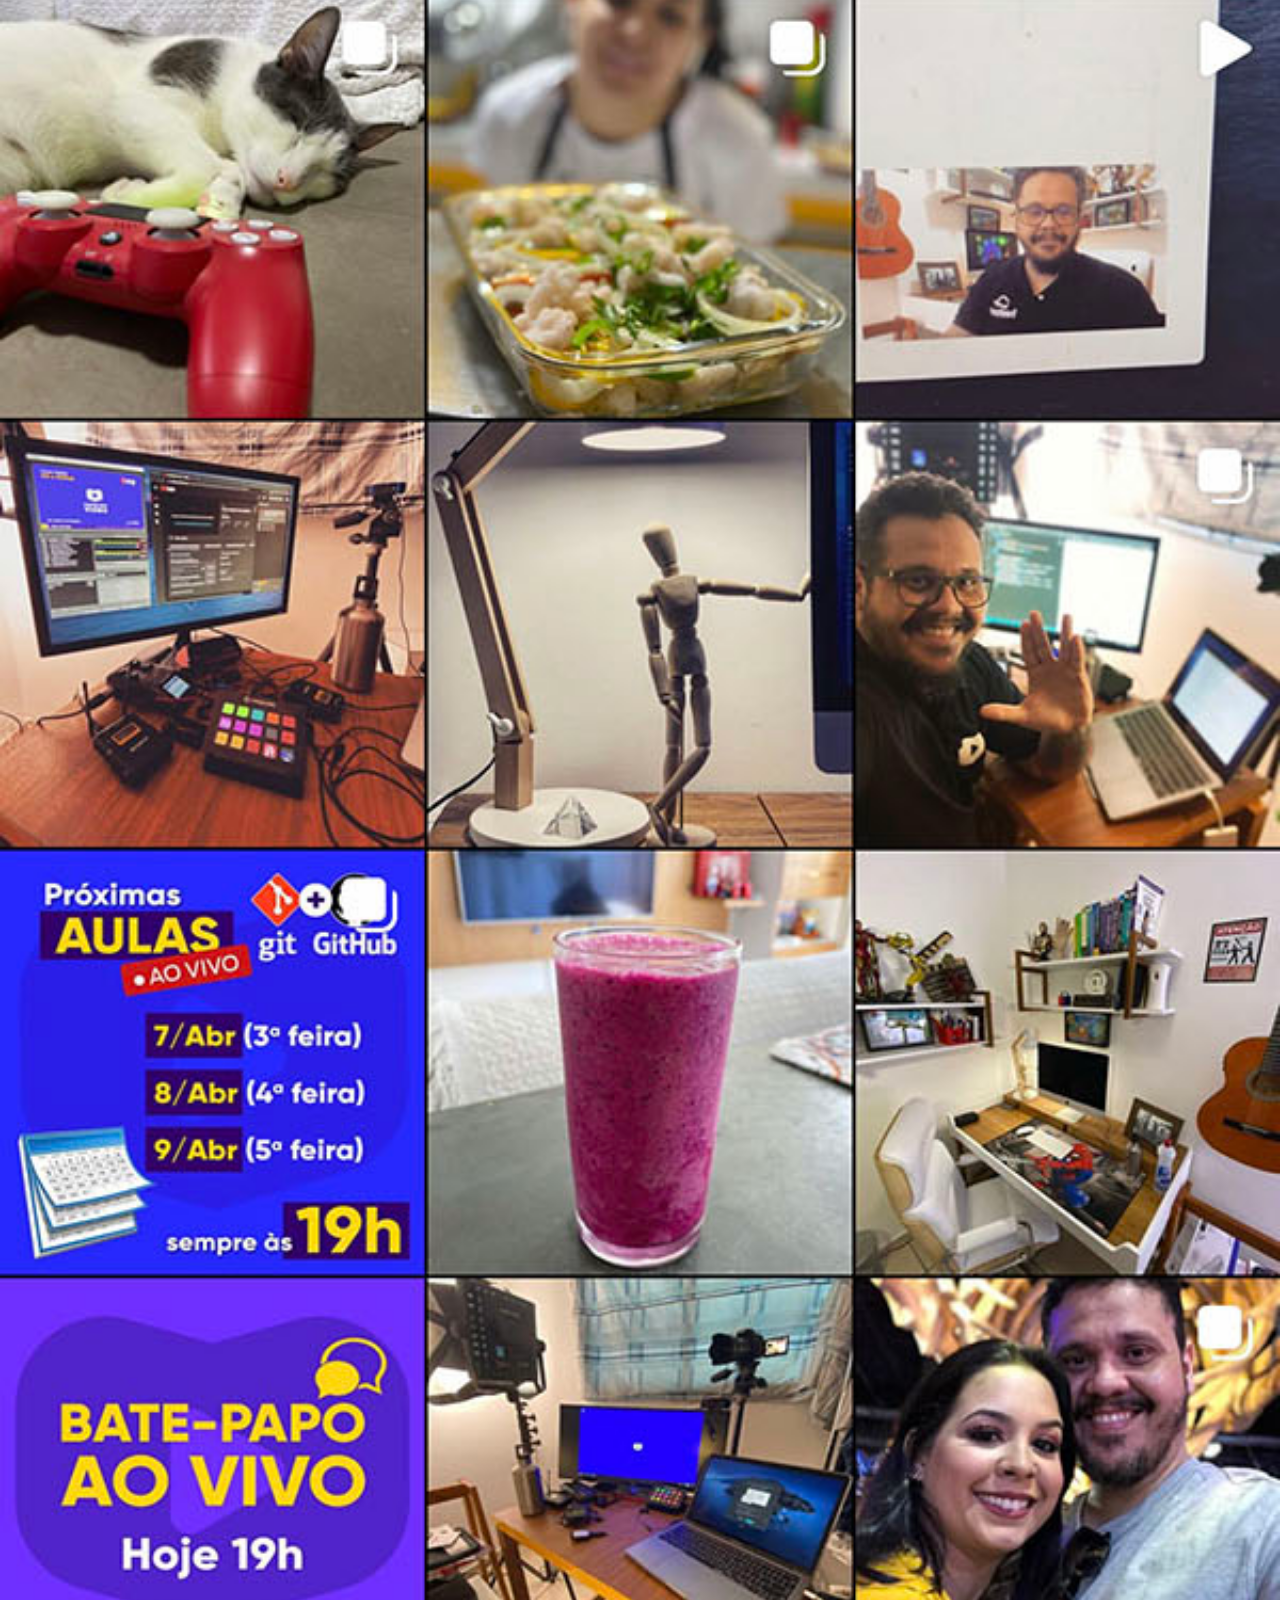
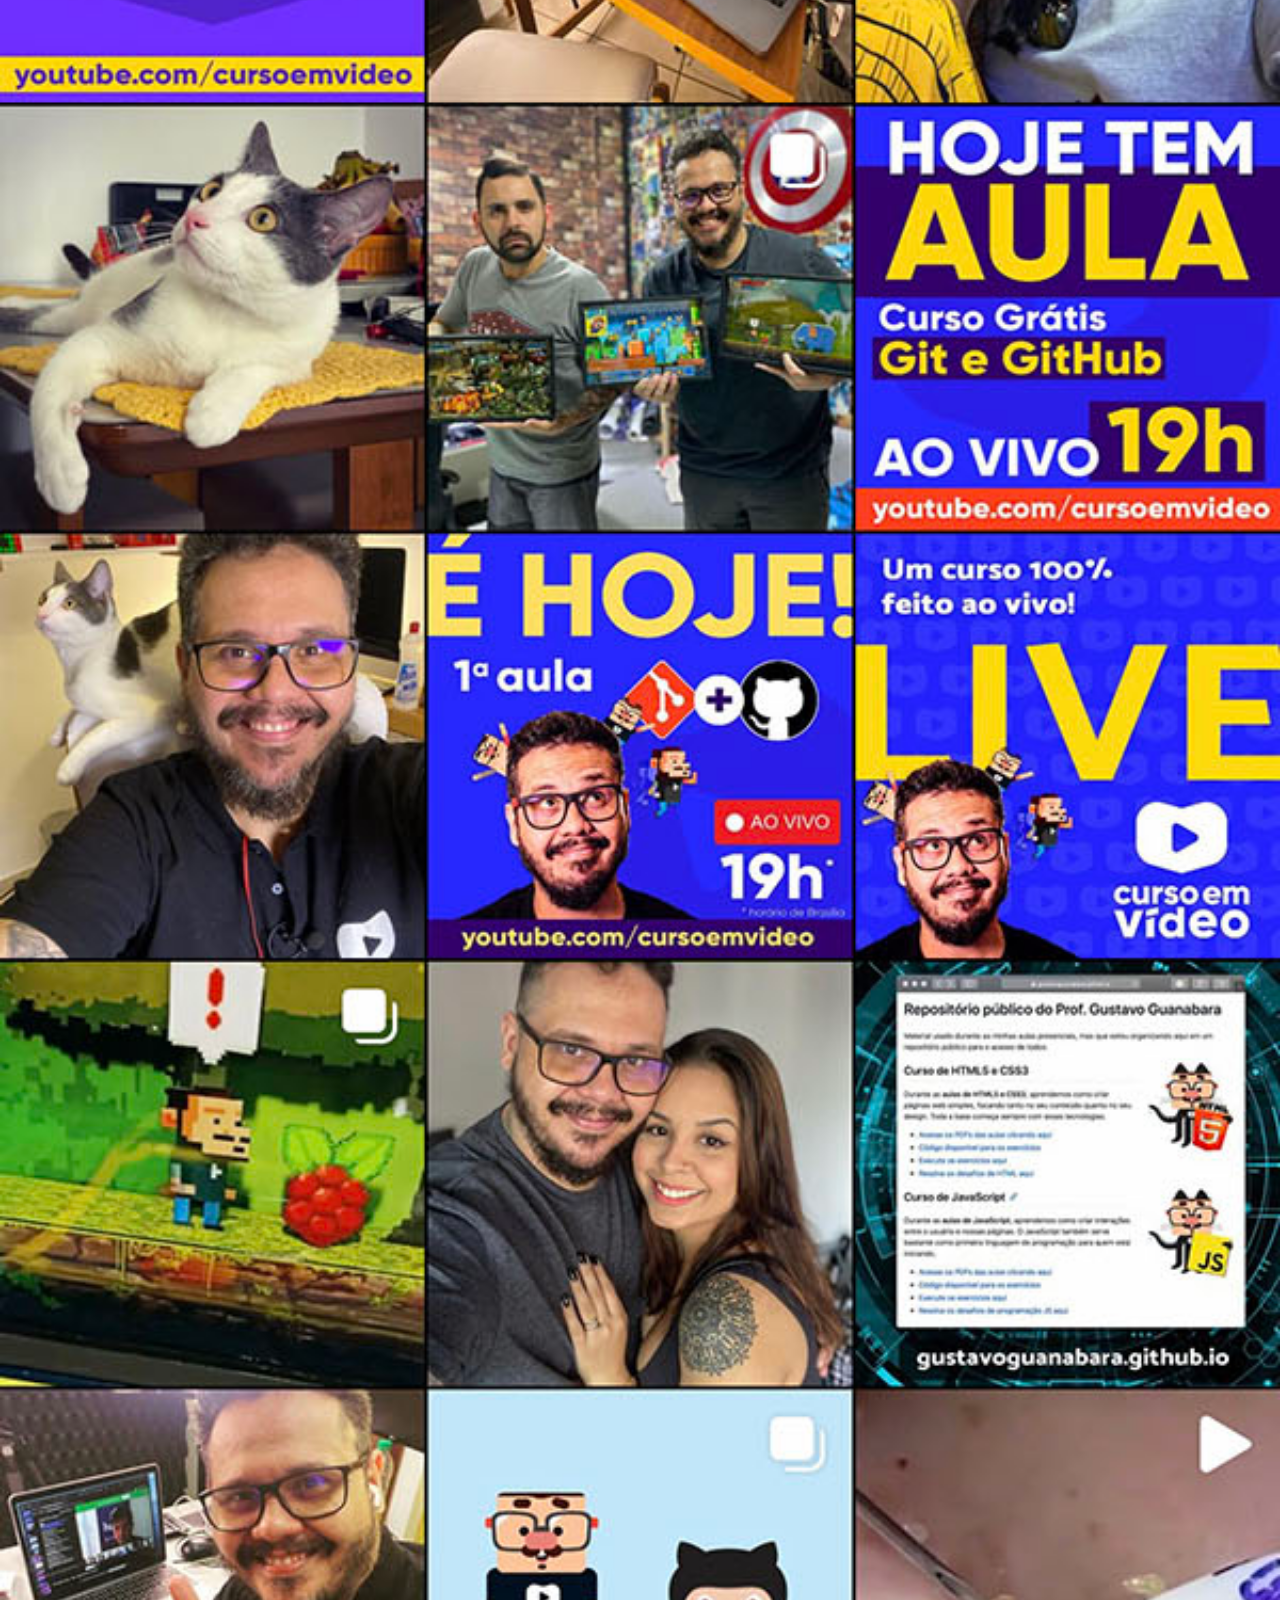
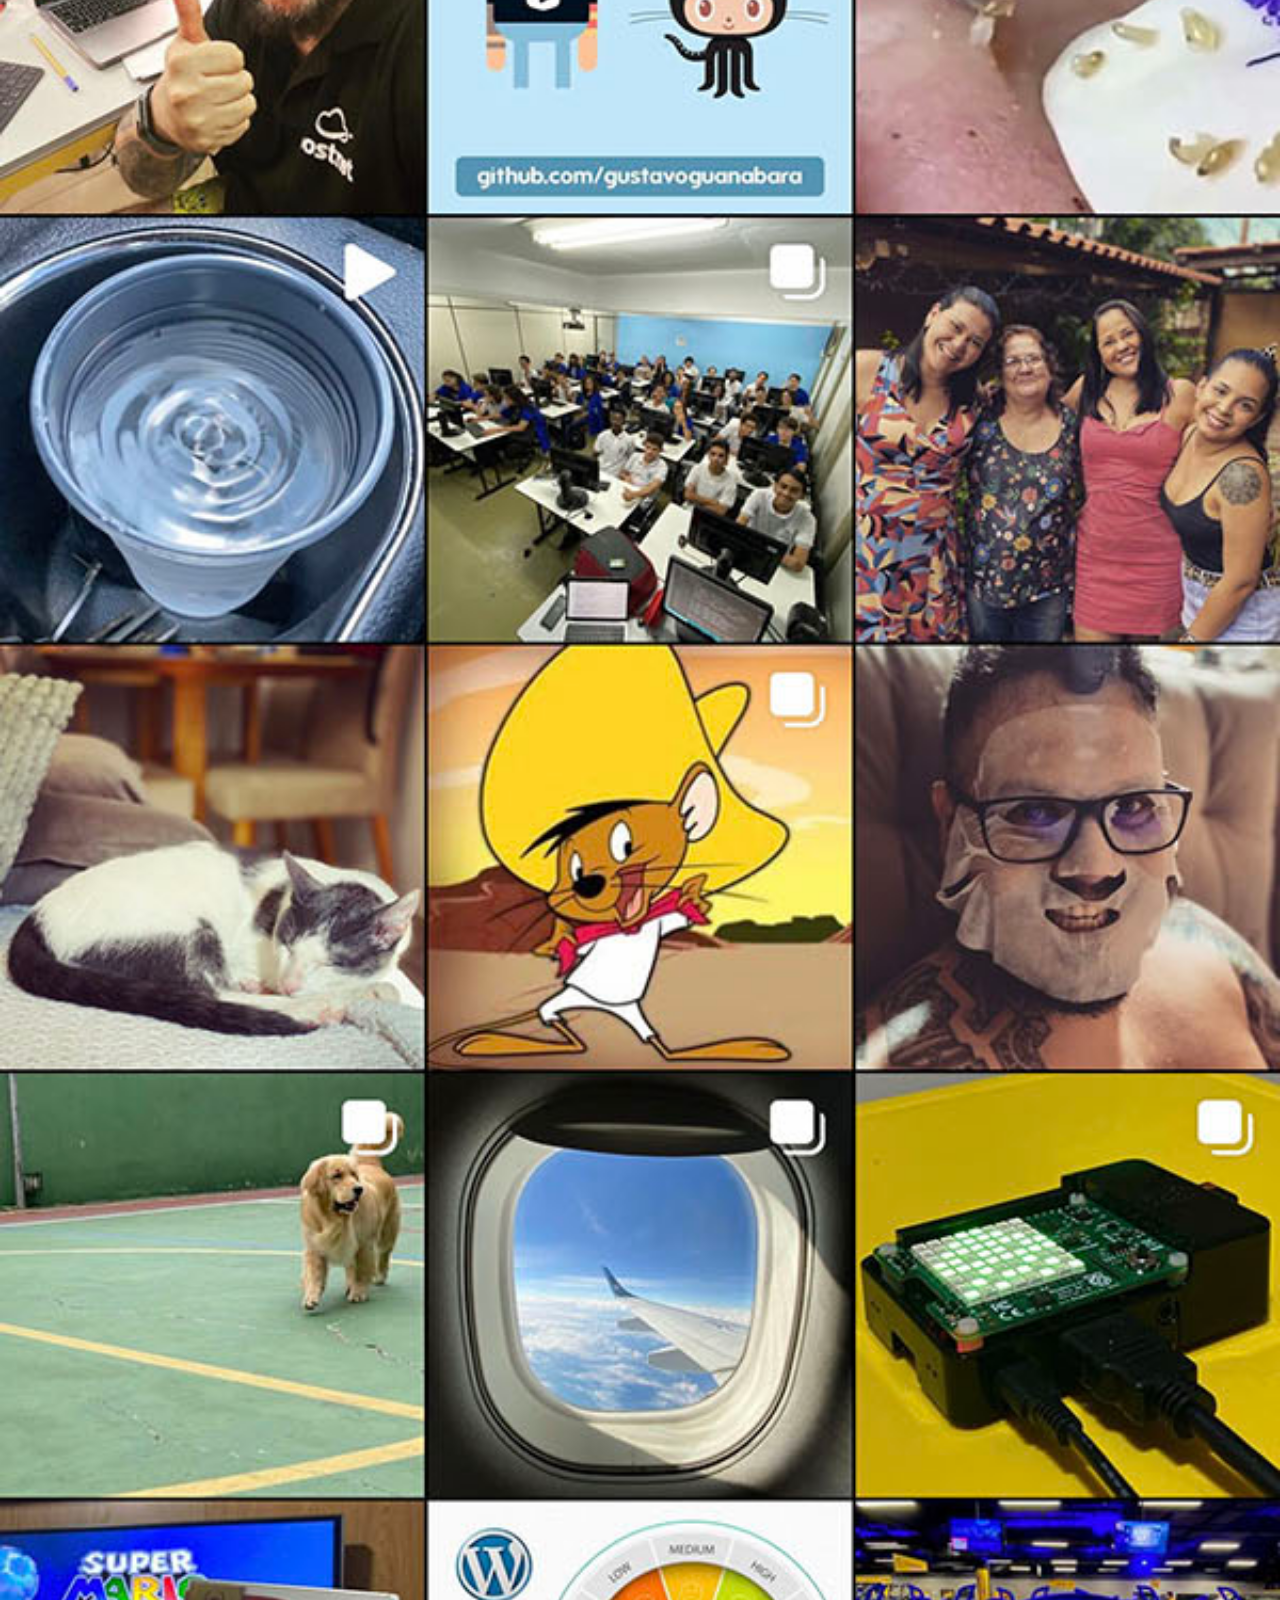
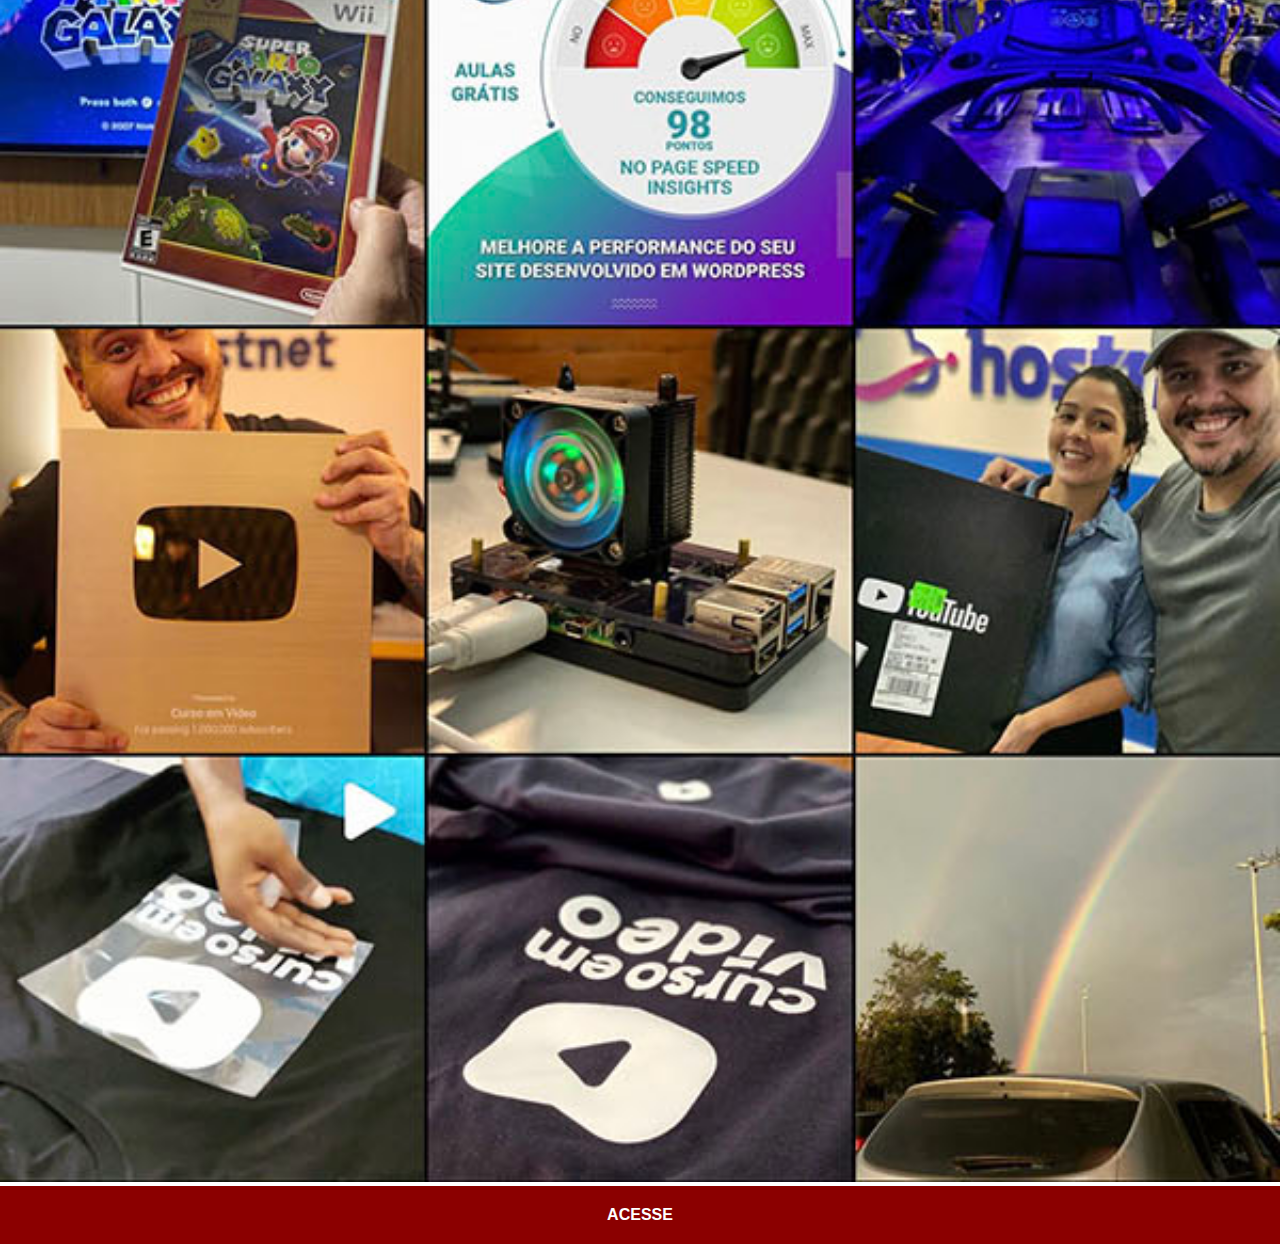
<file: instagram.html>
<!DOCTYPE html>
<html lang="pt-br">
<head>
    <meta charset="UTF-8">
    <meta name="viewport" content="width=device-width, initial-scale=1.0">
    <title>Instagram</title>
    <link rel="stylesheet" href="estilos/social.css">
</head>
<body>
    <img src="imagens/tela-instagram.jpg" alt="YouTube">
    <a href="https://www.instagram.com/gustavoguanabara/" target="_blank">ACESSE</a>
</body>
</html>
</file>
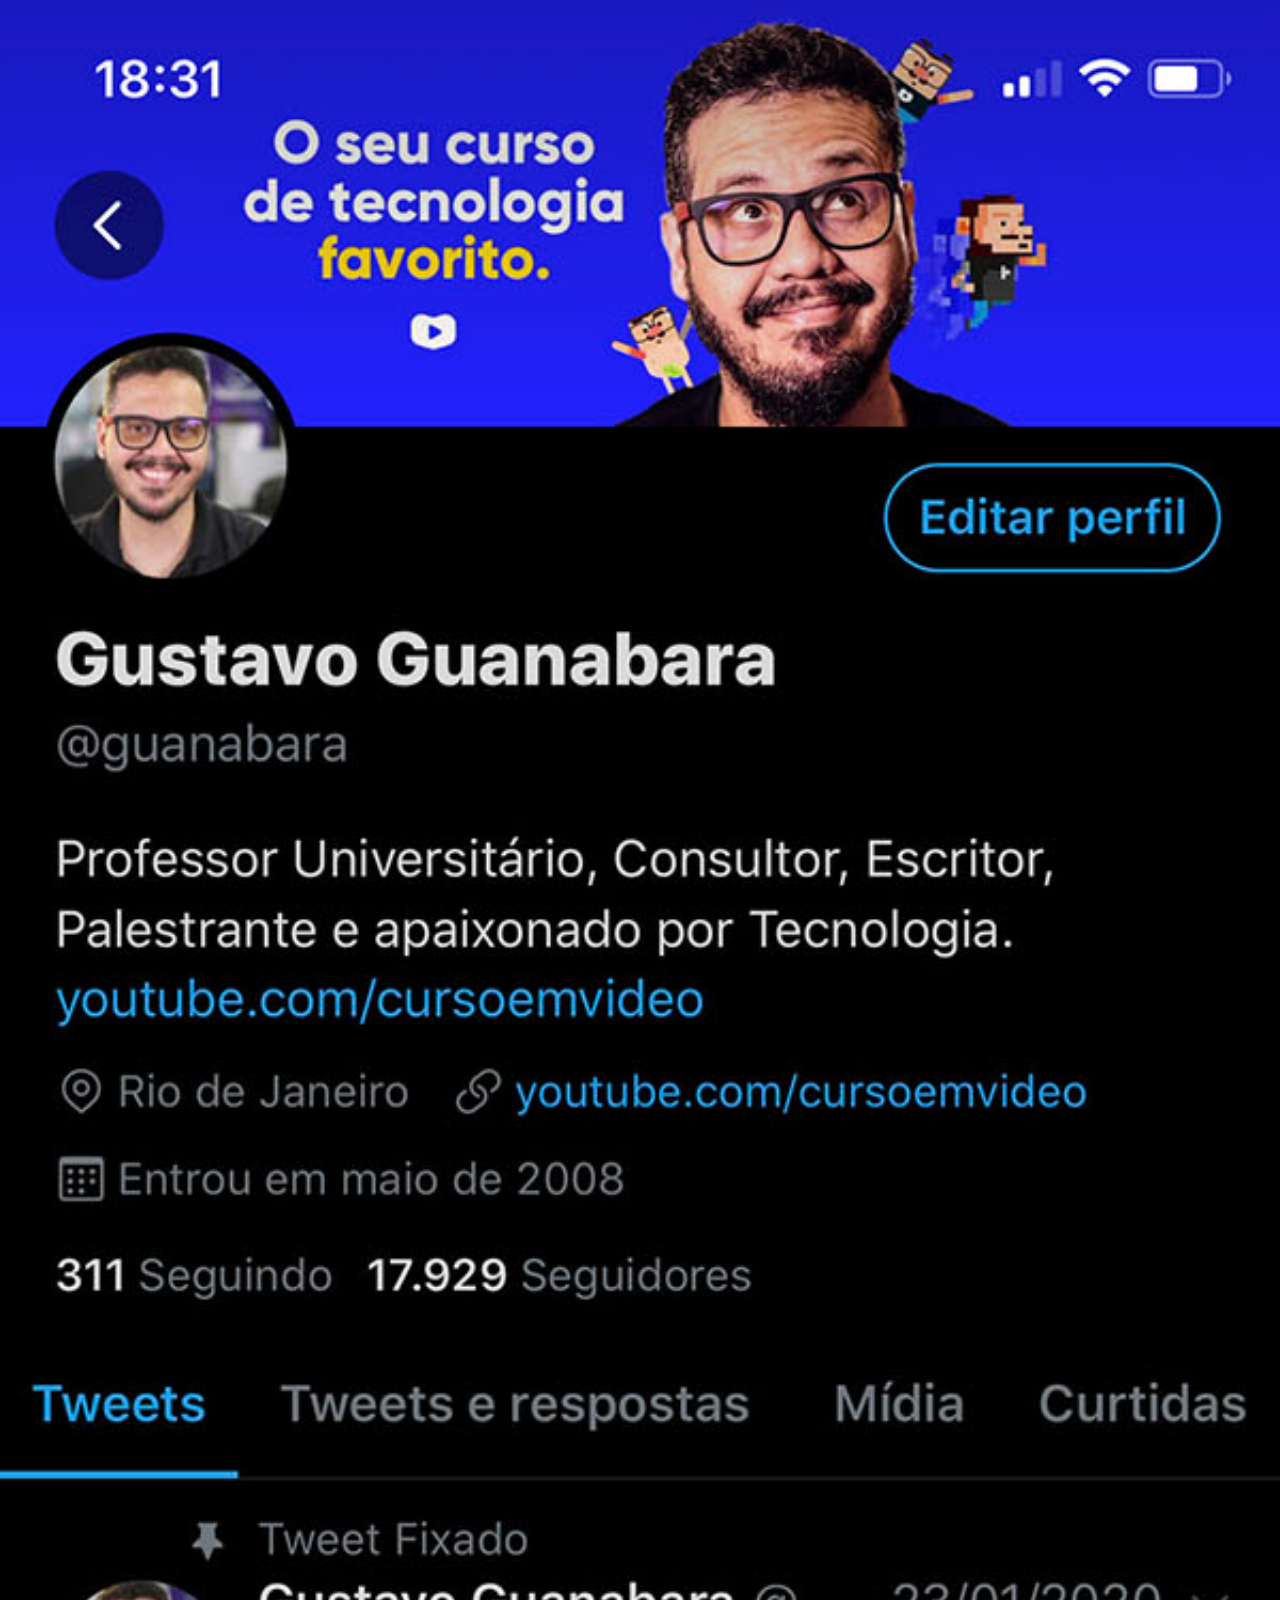
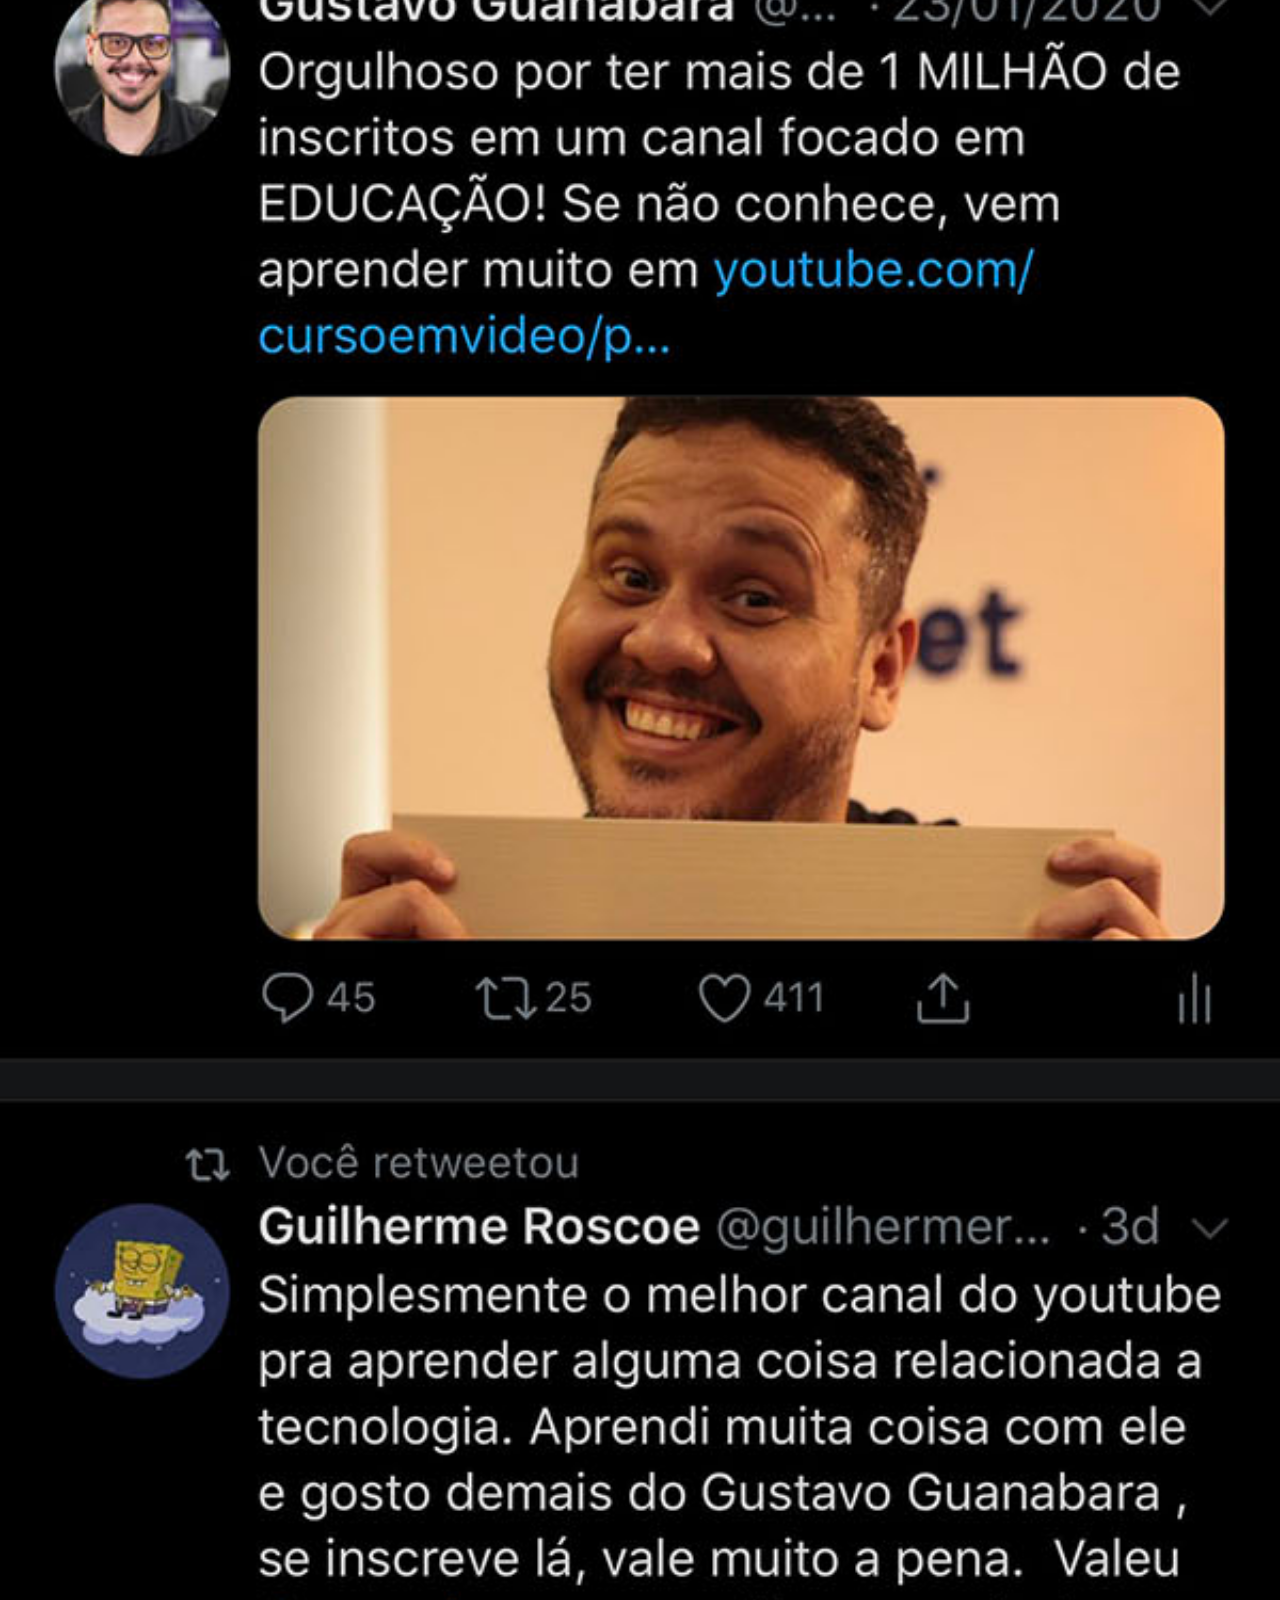
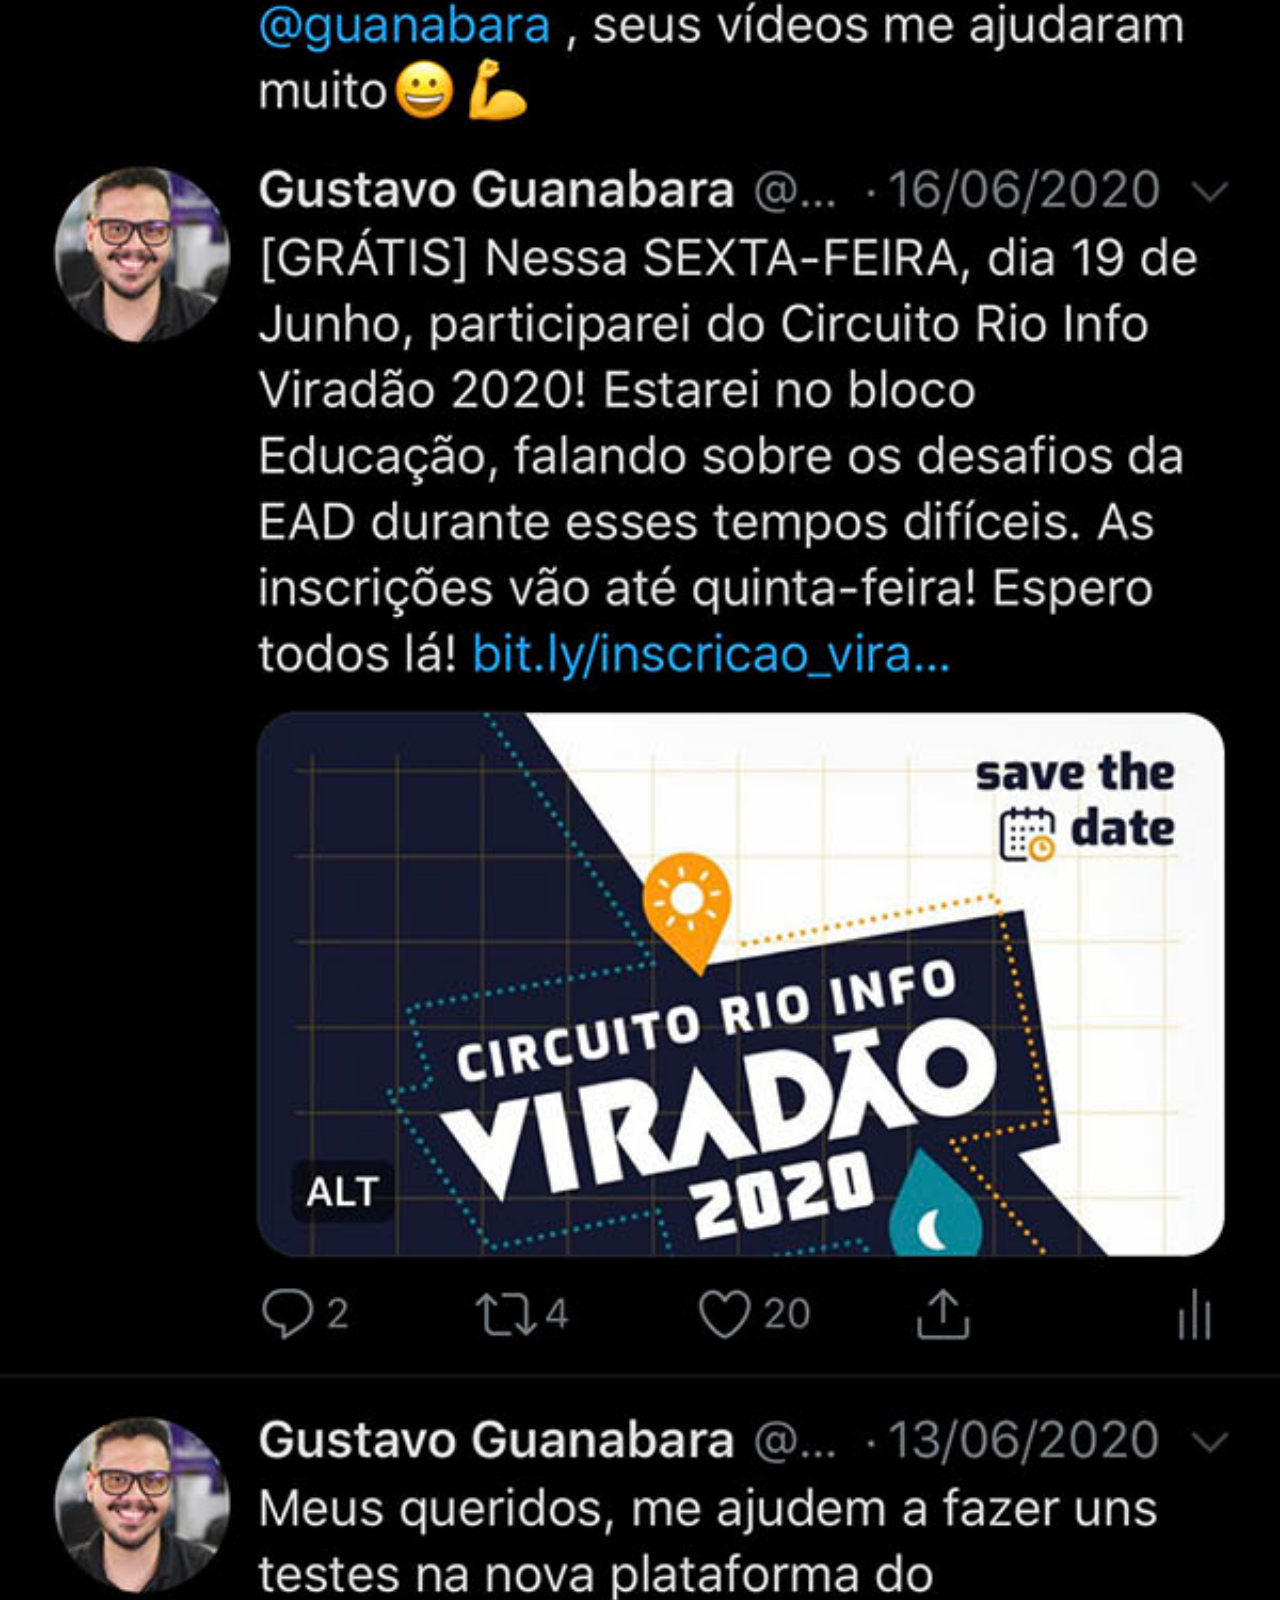
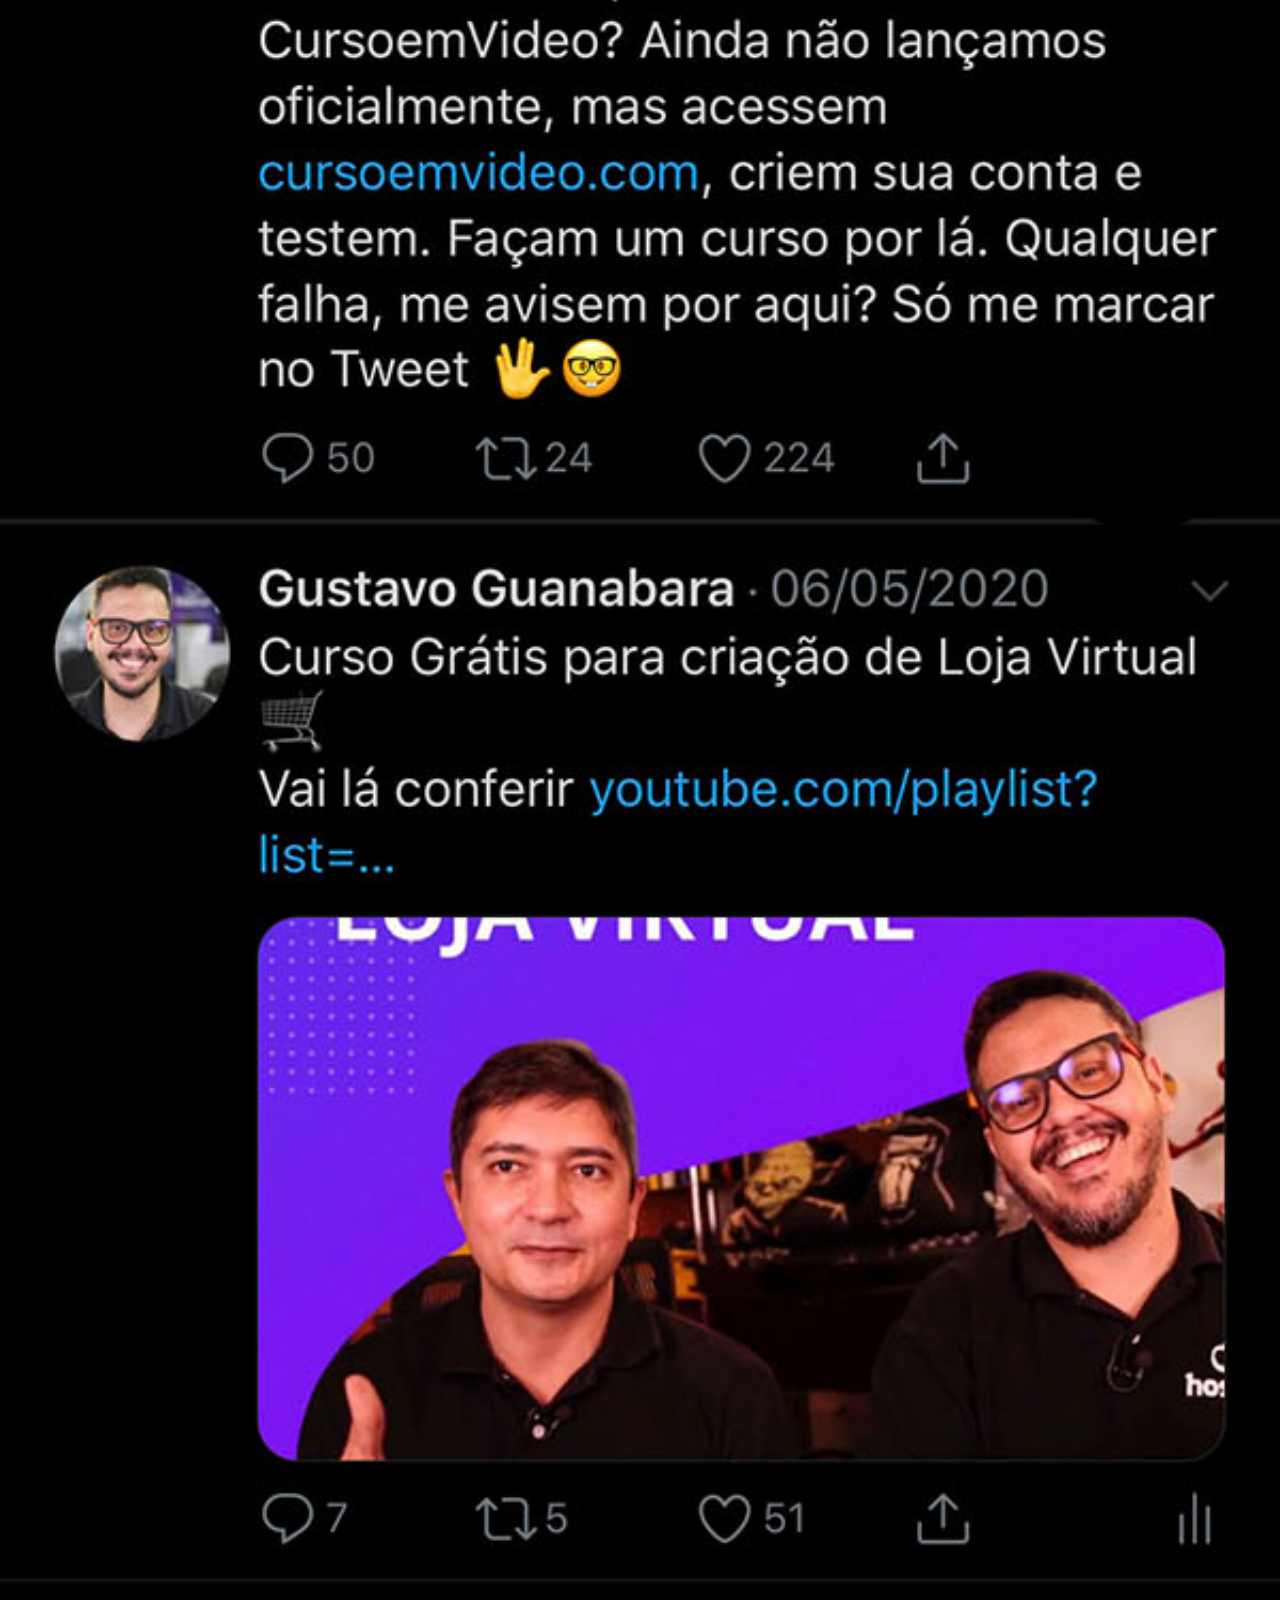
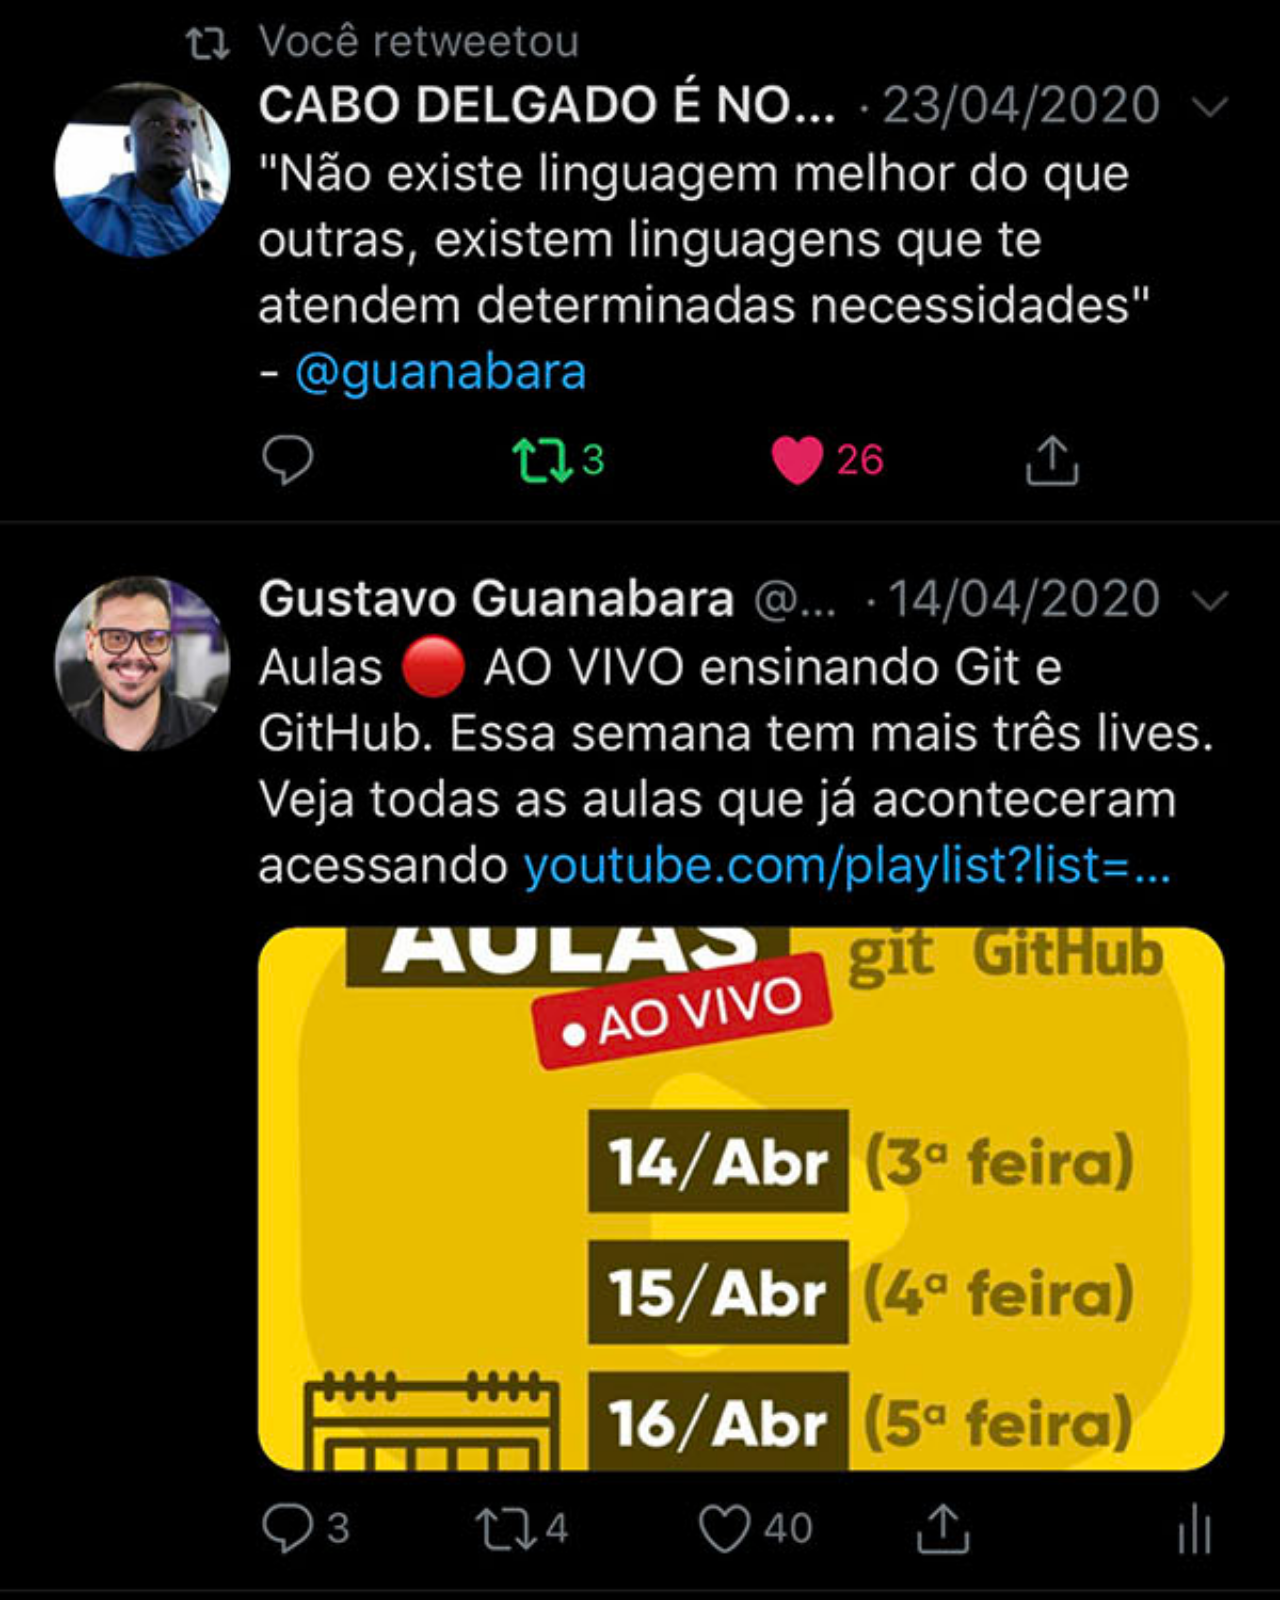
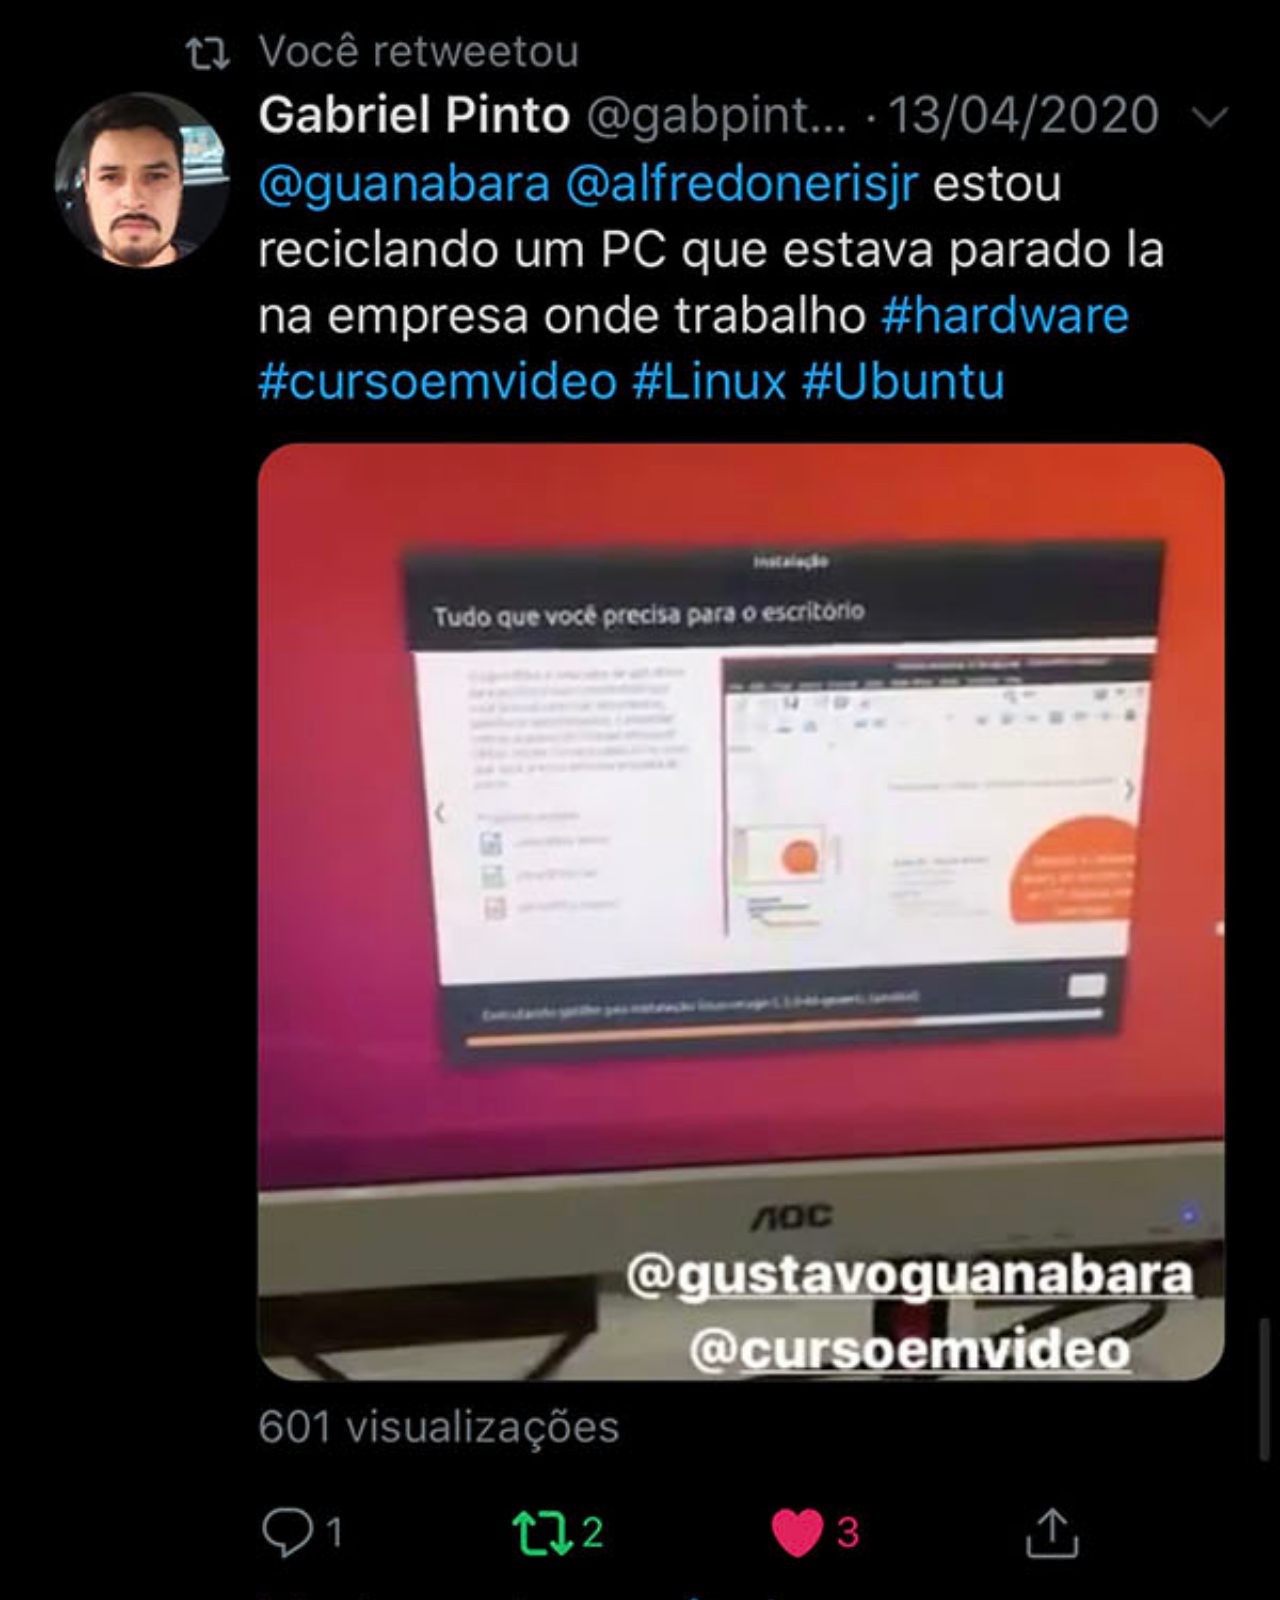
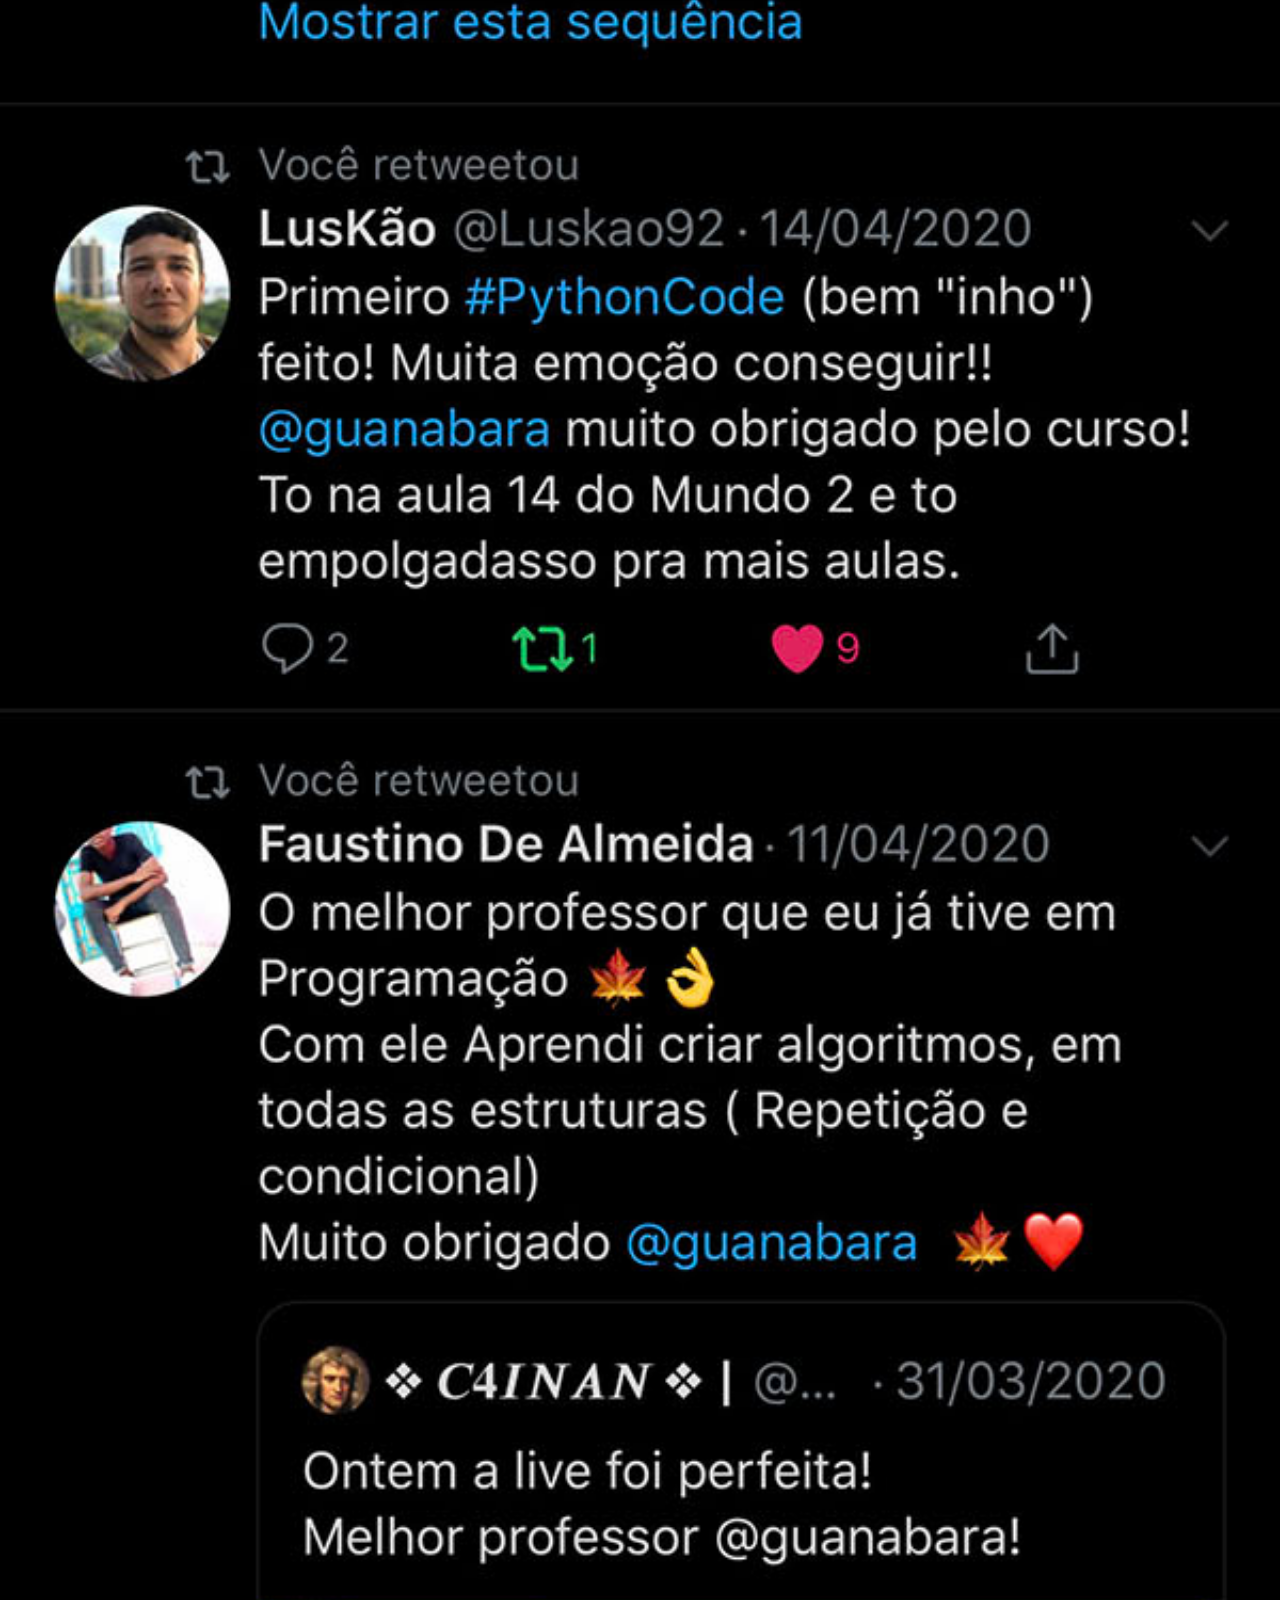
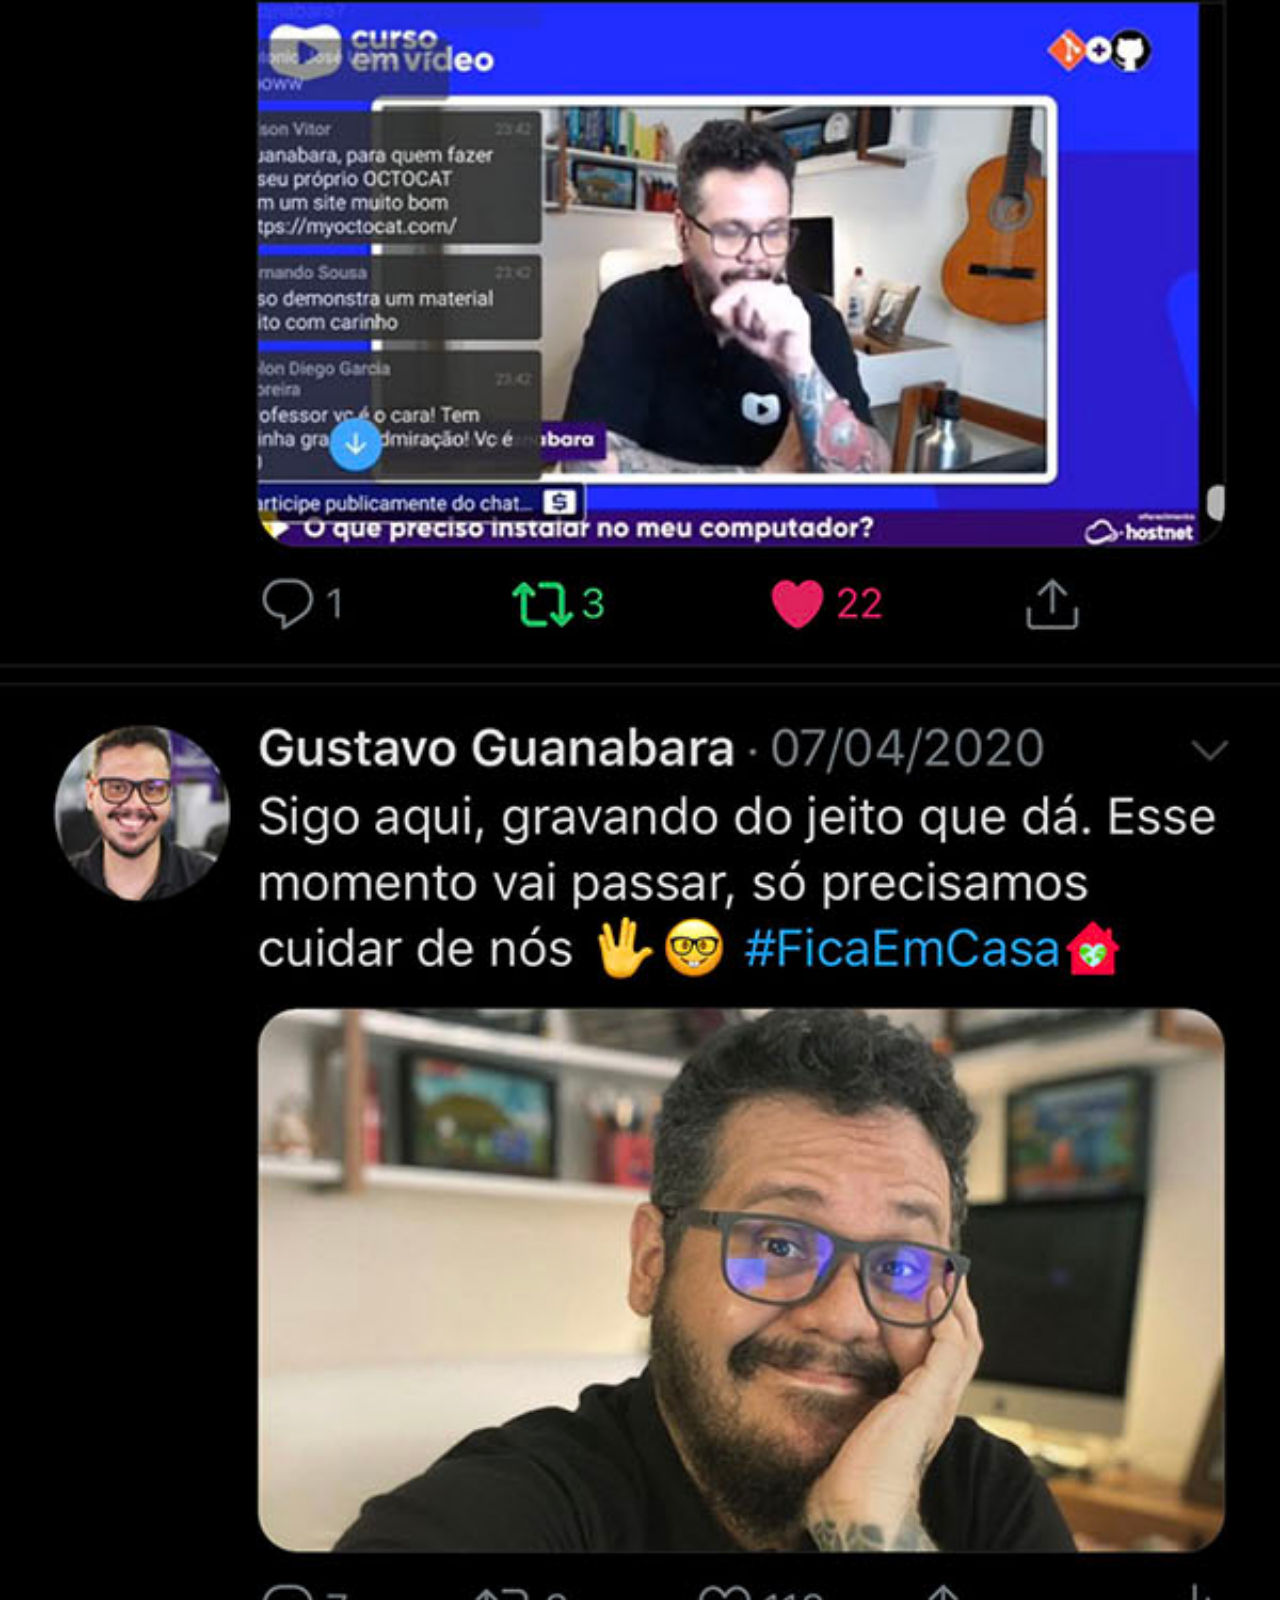
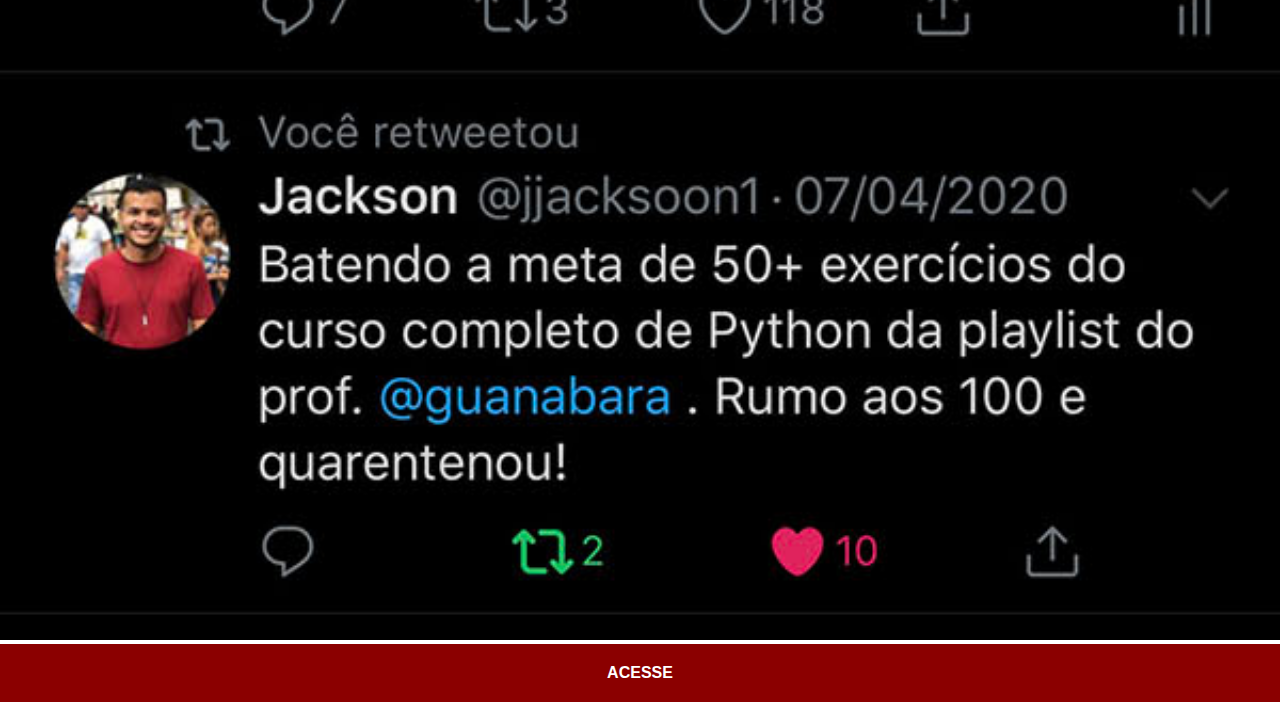
<file: twitter.html>
<!DOCTYPE html>
<html lang="pt-br">
<head>
    <meta charset="UTF-8">
    <meta name="viewport" content="width=device-width, initial-scale=1.0">
    <title>Twitter</title>
    <link rel="stylesheet" href="estilos/social.css">
</head>
<body>
    <img src="imagens/tela-twitter.jpg" alt="YouTube">
    <a href="https://twitter.com/guanabara" target="_blank">ACESSE</a>
</body>
</html>
</file>
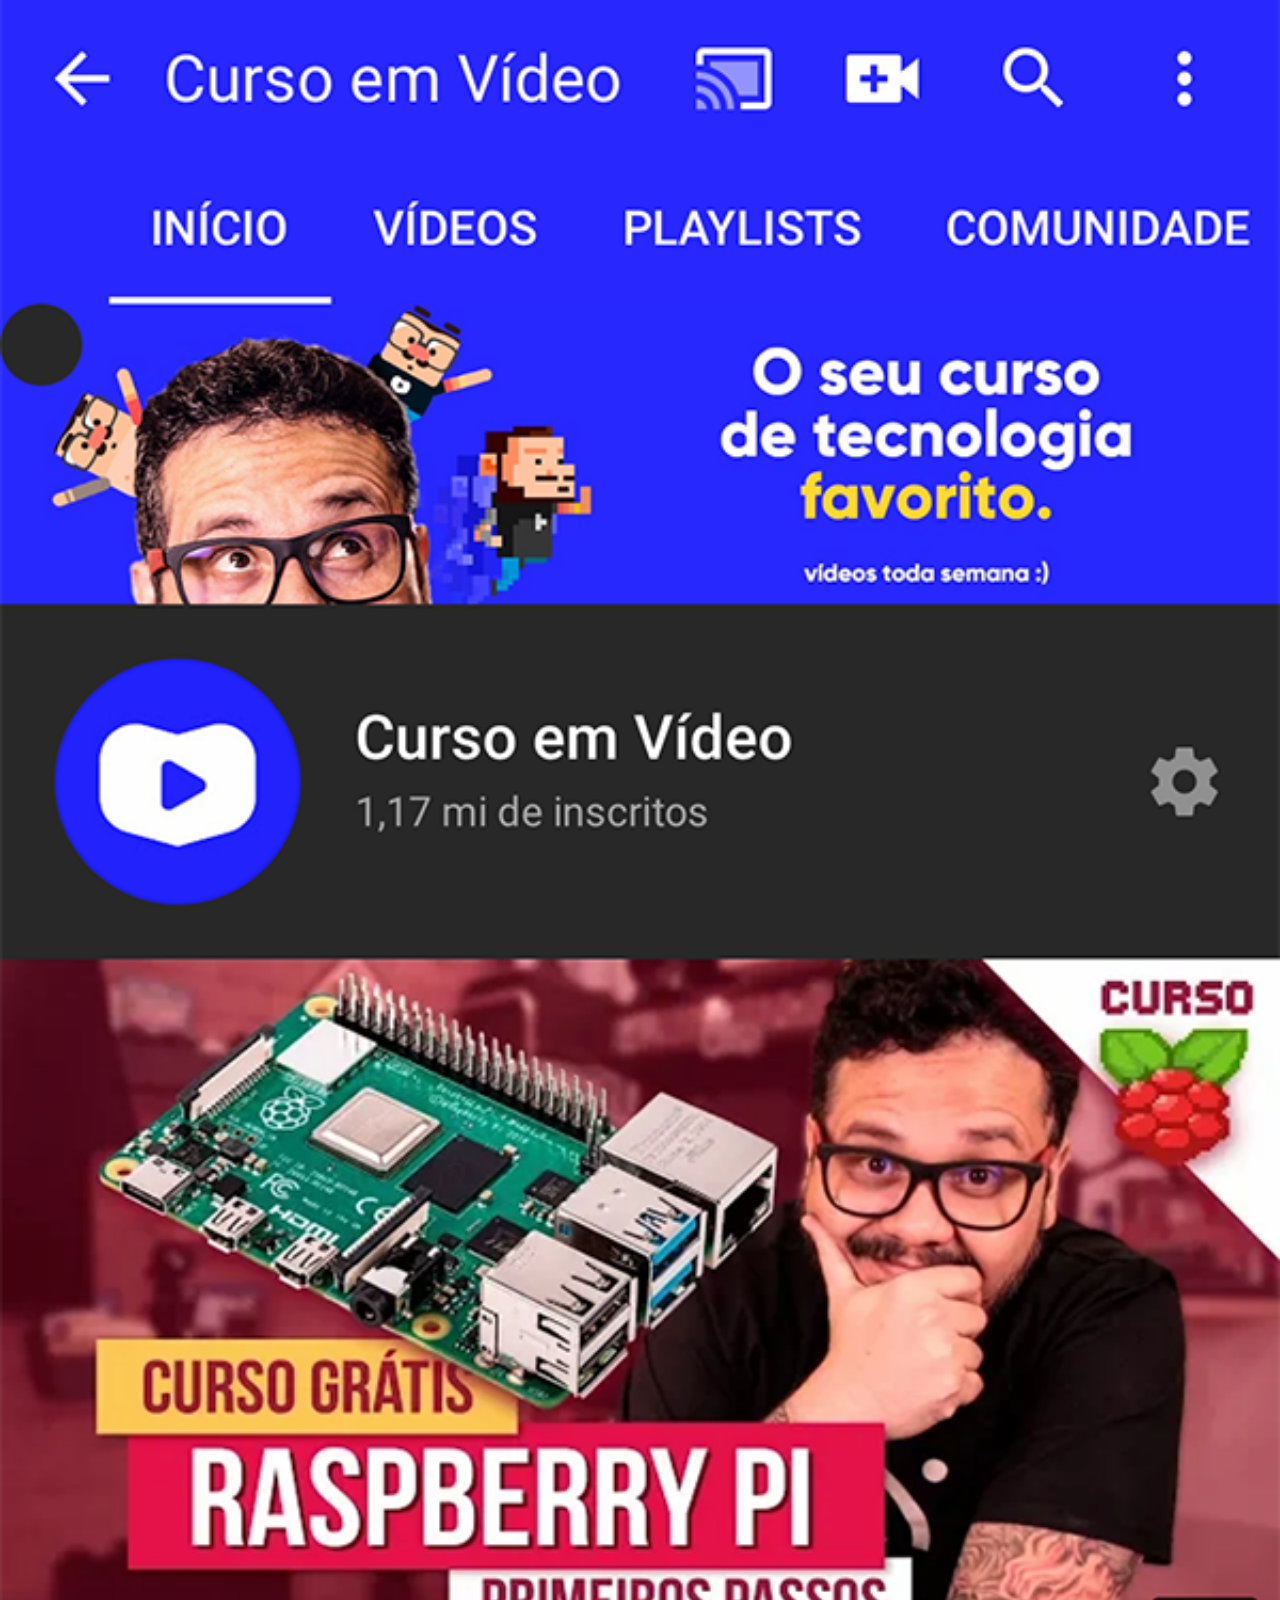
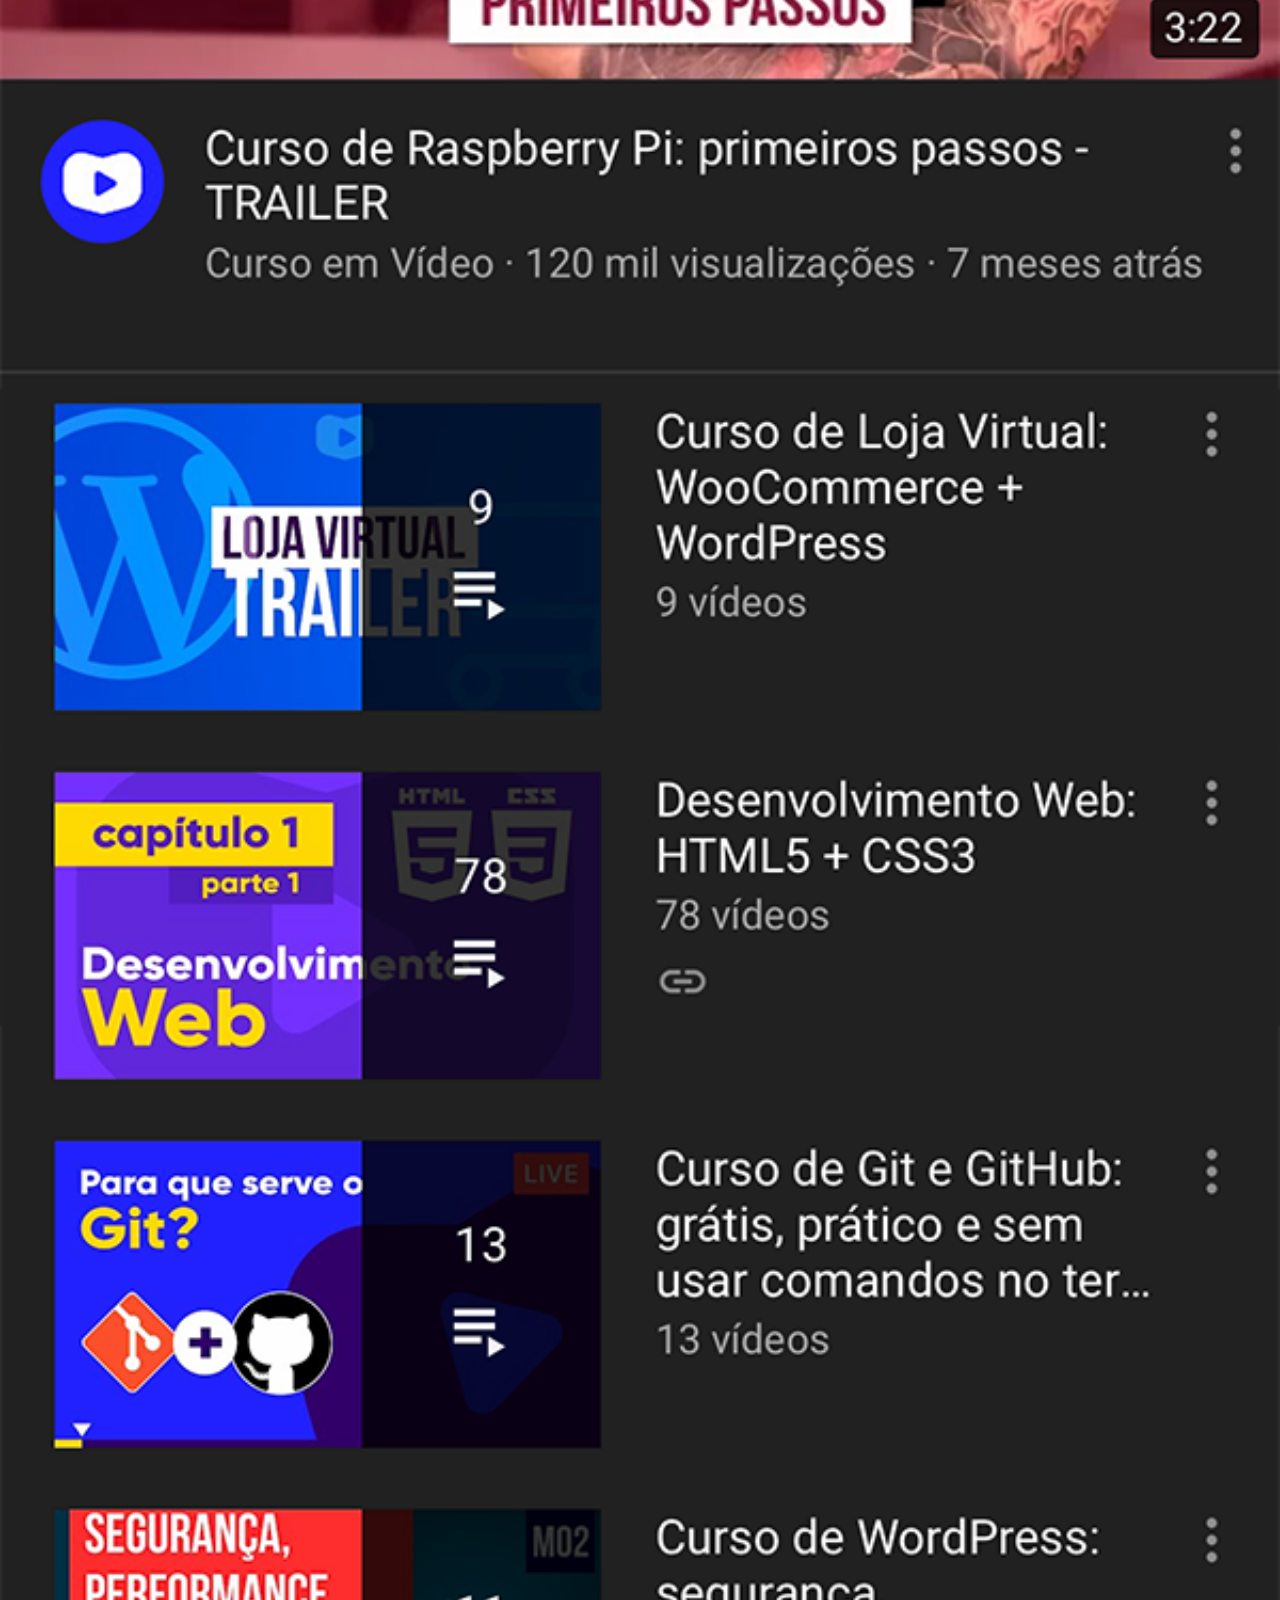
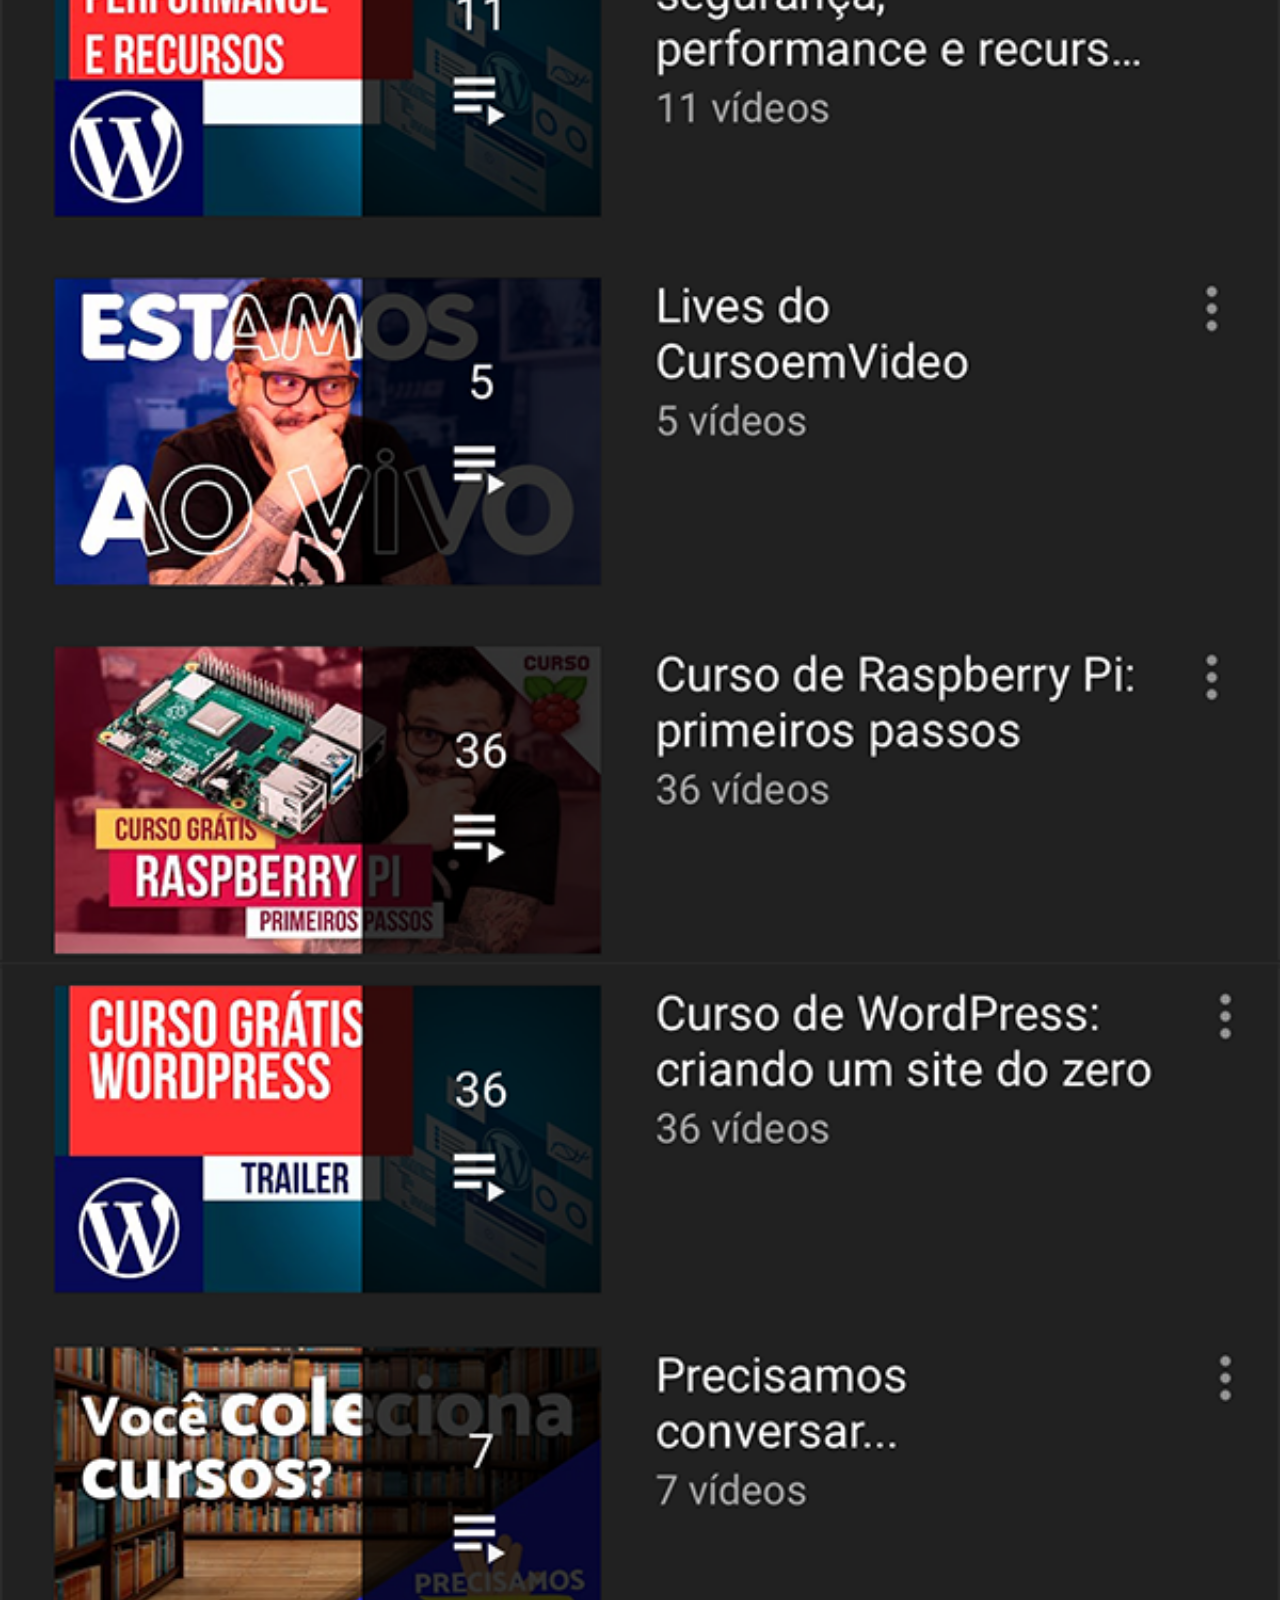
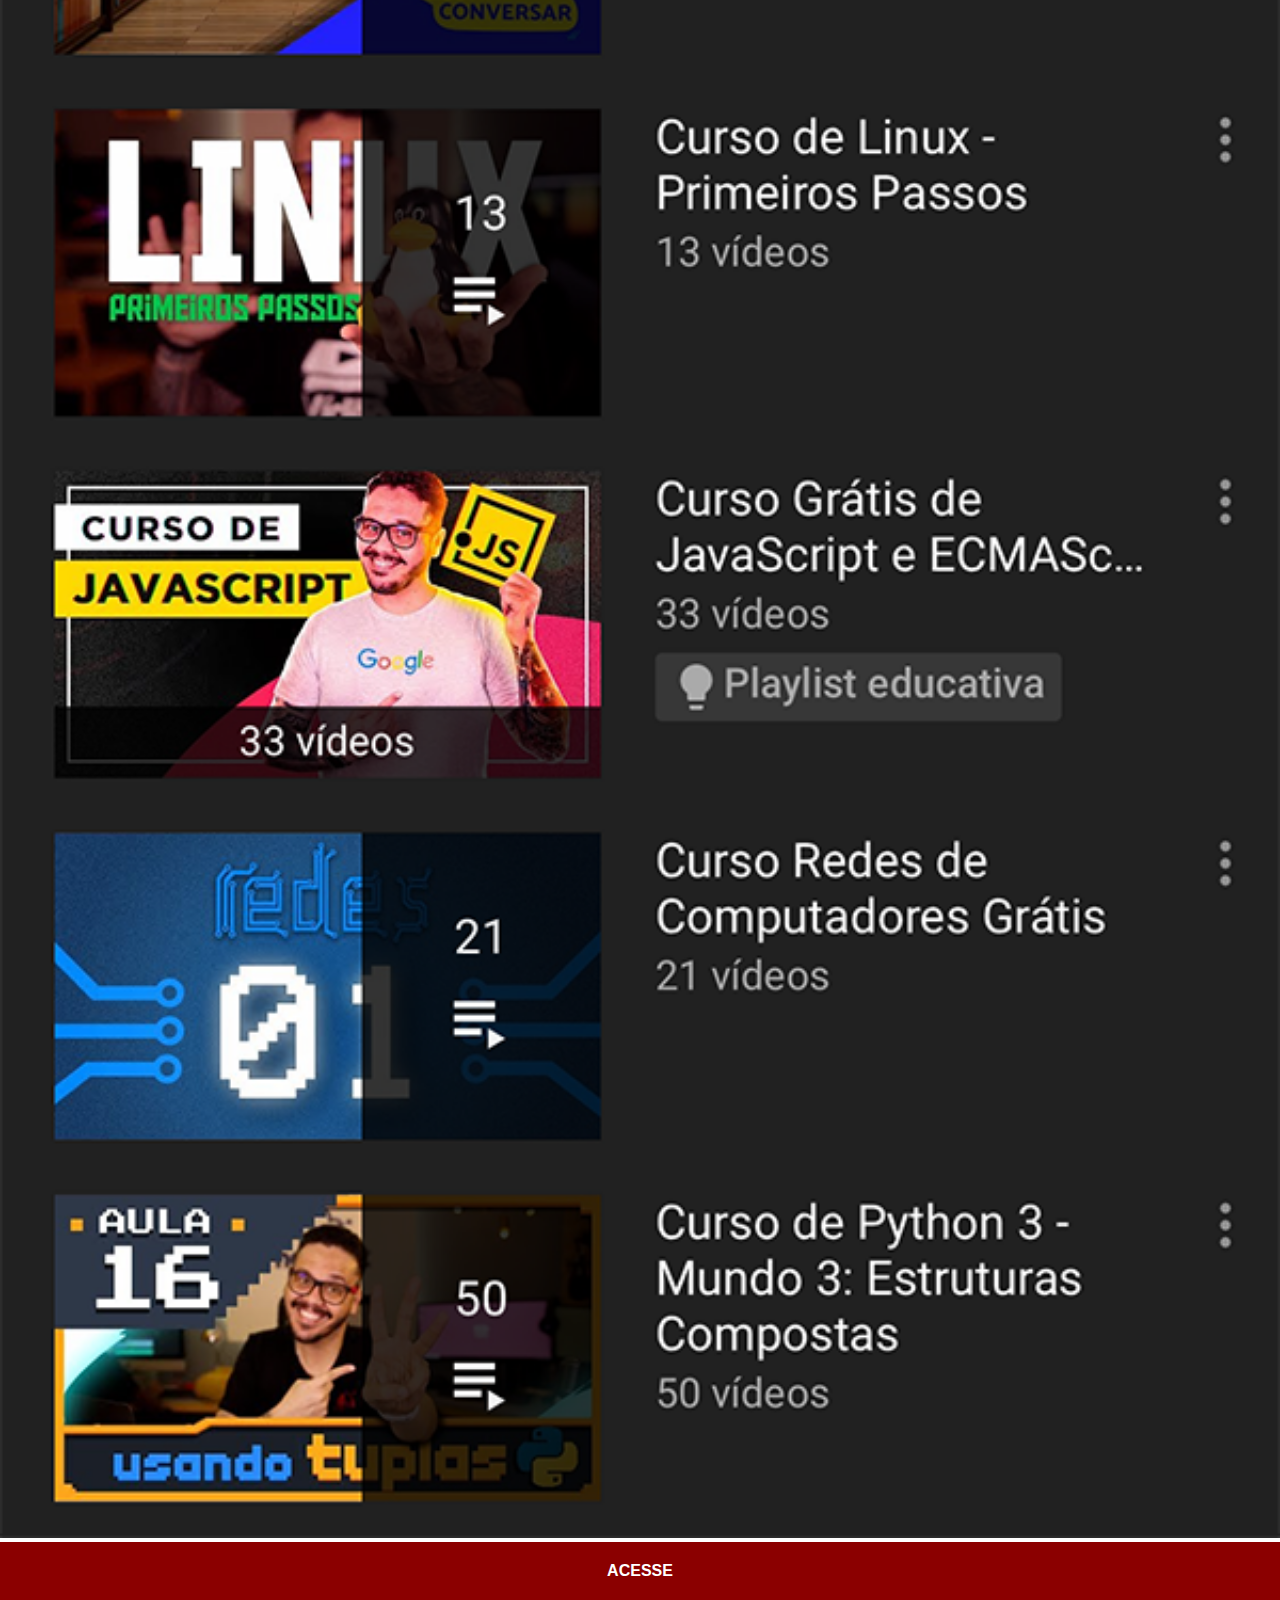
<file: youtube.html>
<!DOCTYPE html>
<html lang="pt-br">
<head>
    <meta charset="UTF-8">
    <meta name="viewport" content="width=device-width, initial-scale=1.0">
    <title>YouTube</title>
    <link rel="stylesheet" href="estilos/social.css">
</head>
<body>
    <img src="imagens/tela-youtube.png" alt="YouTube">
    <a href="https://www.youtube.com/@CursoemVideo/playlists" target="_blank">ACESSE</a>
</body>
</html>
</file>
<file: estilos/style.css>
@charset "UTF-8";

*{
    margin: 0px;
    padding: 0px;
    font-family: Arial, Helvetica, sans-serif;
}
html,body{
    height: 100vh;
    width: 100vw;
    background-color: black;
}

body{
    background: url(../imagens/fundo-madeira.jpg) no-repeat top center;
    background-size: cover;
    background-attachment: fixed;

}

main{
    height: 100vh;
    position: relative;
    
}

section#telefone{
    position: absolute;
    top: 50%;
    left: 50%;
    transform: translate(-50%, -50%);

    height: 627px;
    width: 311px;
   
    background: url(../imagens/frame-iphone.png) no-repeat;

}

iframe#tela{
    position: relative;
    top: 80px;
    left: 22px;
    width: 267px;
    height: 471px;
}
section#redes-sociais{
    text-align: right;
}
 section#redes-sociais img{
    width: 50px;
    margin: 10px;
    border-radius: 50%;
    box-shadow: 2px 2px rgba(0, 0, 0, 0.400);
    box-sizing: border-box;
 }

 section#redes-sociais img:hover{
    border: 2px solid rgba(255, 255, 255, 0.637) ;
    transform: translate(-4px, -4px) scale(1.3);
    box-shadow: 5px 5px 10px black; 
    transition: transform .4s, border 1s;
 }
</file>
<file: estilos/social.css>
*{
    margin: 0px;
    padding: 0px;
    font-family: Arial, Helvetica, sans-serif;
}
::-webkit-scrollbar{
    width: 0px;
    height: 0px;
}
img{
    width: 100vw;
}
a{
    display: block;
    background-color: darkred;
    color: white;
    padding: 20px;
    text-align: center;
    font-weight: bolder;
    text-decoration: none;
}
a:hover{
    background-color: red;
}
</file>
